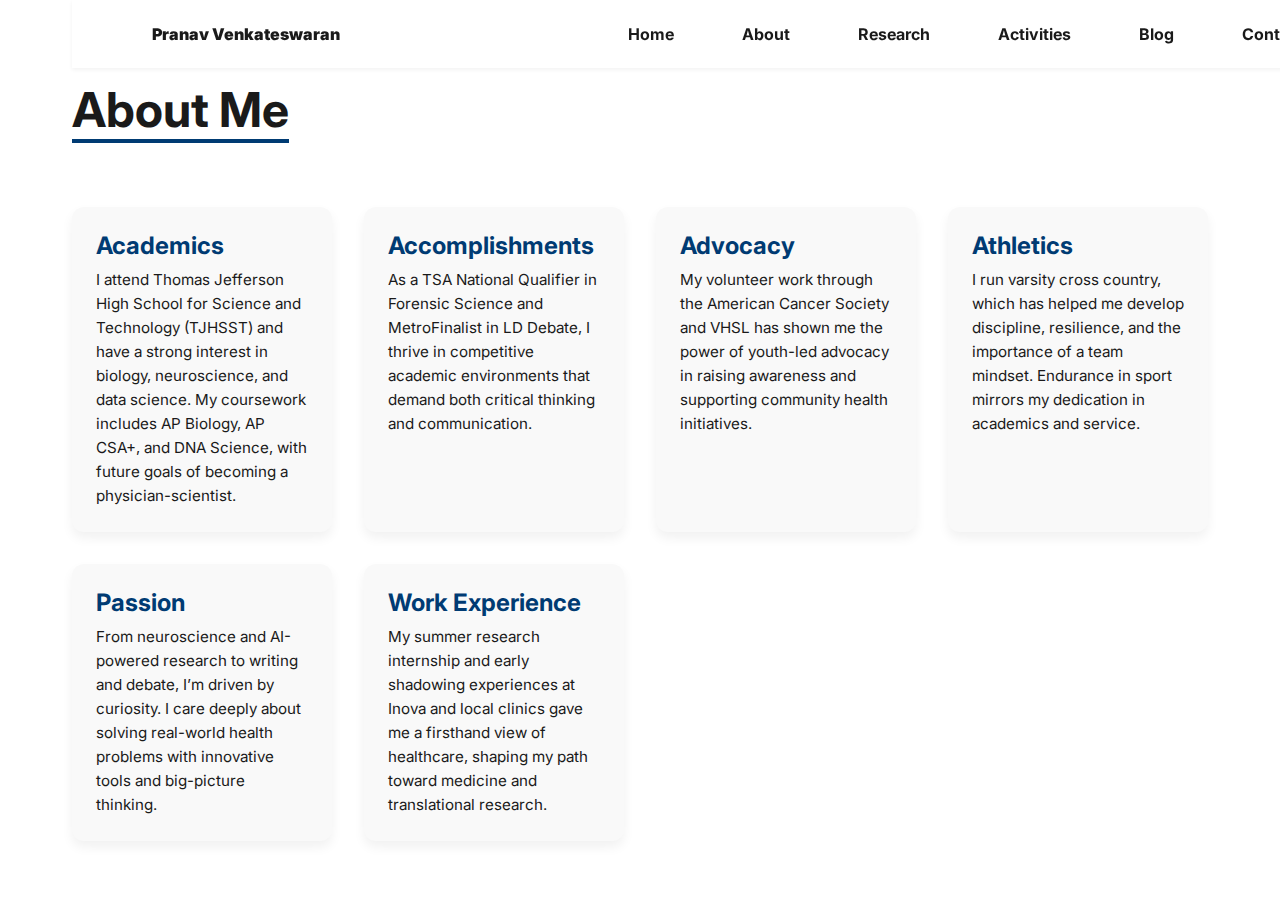
<file: about.html>
<!DOCTYPE html>
<html lang="en">
<head>
  <meta charset="UTF-8" />
  <meta name="viewport" content="width=device-width, initial-scale=1.0" />
  <title>About – Pranav Venkateswaran</title>
  <link href="https://fonts.googleapis.com/css2?family=Inter:wght@400;700&display=swap" rel="stylesheet">
  <style>
    * { margin: 0; padding: 0; box-sizing: border-box; }
    body {
      font-family: 'Inter', sans-serif;
      background: #fff;
      color: #1a1a1a;
      padding: 5rem 2rem 2rem 2rem;
      max-width: 1200px;
      margin: auto;
    }
    h1 {
      font-size: 3rem;
      margin-bottom: 2rem;
      border-bottom: 4px solid #003B73;
      display: inline-block;
    }
    .section {
      display: grid;
      grid-template-columns: repeat(auto-fit, minmax(260px, 1fr));
      gap: 2rem;
      margin-top: 2rem;
    }
    .card {
      background: #f9f9f9;
      border-radius: 12px;
      box-shadow: 0 6px 12px rgba(0,0,0,0.06);
      padding: 1.5rem;
      transition: 0.3s ease;
    }
    .card:hover {
      background: #f0f4f8;
      transform: translateY(-5px);
    }
    .card h2 {
      color: #003B73;
      font-size: 1.5rem;
      margin-bottom: 0.5rem;
    }
    .card p {
      font-size: 0.95rem;
      line-height: 1.5rem;
    }
    nav {
      position: fixed;
      top: 0;
      width: 100%;
      background-color: #ffffffee;
      padding: 1rem 2rem;
      box-shadow: 0 2px 4px rgba(0,0,0,0.05);
      display: flex;
      justify-content: space-between;
      align-items: center;
      z-index: 1000;
    }
    nav a {
      text-decoration: none;
      color: #1a1a1a;
      margin-left: 2rem;
      font-weight: bold;
      padding: 0.5rem 1rem;
      border-radius: 8px;
      transition: all 0.2s ease-in-out;
    }
    nav a:hover {
      background-color: #f0f0f0;
    }
    .dropdown {
      position: relative;
      display: inline-block;
    }
    .dropdown-content {
      display: none;
      position: absolute;
      background-color: white;
      box-shadow: 0 4px 8px rgba(0, 0, 0, 0.1);
      z-index: 1001;
      border-radius: 8px;
      padding: 0.5rem 0;
    }
    .dropdown:hover .dropdown-content {
      display: block;
    }
    .dropdown-content a {
      display: block;
      padding: 0.5rem 1.5rem;
      color: #1a1a1a;
      text-decoration: none;
    }
    .dropdown-content a:hover {
      background-color: #f0f0f0;
    }
  </style>
</head>
<body>
  <nav>
    <a href="/index.html"><strong>Pranav Venkateswaran</strong></a>
    <div>
      <a href="/index.html">Home</a>
      <div class="dropdown">
        <a href="/about.html">About</a>
        <div class="dropdown-content">
          <a href="/academics.html">Academics</a>
          <a href="/accomplishments.html">Accomplishments</a>
          <a href="/advocacy.html">Advocacy</a>
          <a href="/athletics.html">Athletics</a>
          <a href="/passion.html">Passion</a>
          <a href="/work.html">Work Experience</a>
        </div>
      </div>
      <a href="/research.html">Research</a>
      <a href="/activities.html">Activities</a>
      <a href="/blog.html">Blog</a>
      <a href="/contact.html">Contact</a>
    </div>
  </nav>

  <h1>About Me</h1>
  <div class="section">
    <div class="card">
      <h2>Academics</h2>
      <p>I attend Thomas Jefferson High School for Science and Technology (TJHSST) and have a strong interest in biology, neuroscience, and data science. My coursework includes AP Biology, AP CSA+, and DNA Science, with future goals of becoming a physician-scientist.</p>
    </div>
    <div class="card">
      <h2>Accomplishments</h2>
      <p>As a TSA National Qualifier in Forensic Science and MetroFinalist in LD Debate, I thrive in competitive academic environments that demand both critical thinking and communication.</p>
    </div>
    <div class="card">
      <h2>Advocacy</h2>
      <p>My volunteer work through the American Cancer Society and VHSL has shown me the power of youth-led advocacy in raising awareness and supporting community health initiatives.</p>
    </div>
    <div class="card">
      <h2>Athletics</h2>
      <p>I run varsity cross country, which has helped me develop discipline, resilience, and the importance of a team mindset. Endurance in sport mirrors my dedication in academics and service.</p>
    </div>
    <div class="card">
      <h2>Passion</h2>
      <p>From neuroscience and AI-powered research to writing and debate, I’m driven by curiosity. I care deeply about solving real-world health problems with innovative tools and big-picture thinking.</p>
    </div>
    <div class="card">
      <h2>Work Experience</h2>
      <p>My summer research internship and early shadowing experiences at Inova and local clinics gave me a firsthand view of healthcare, shaping my path toward medicine and translational research.</p>
    </div>
  </div>
</body>
</html>
</file>
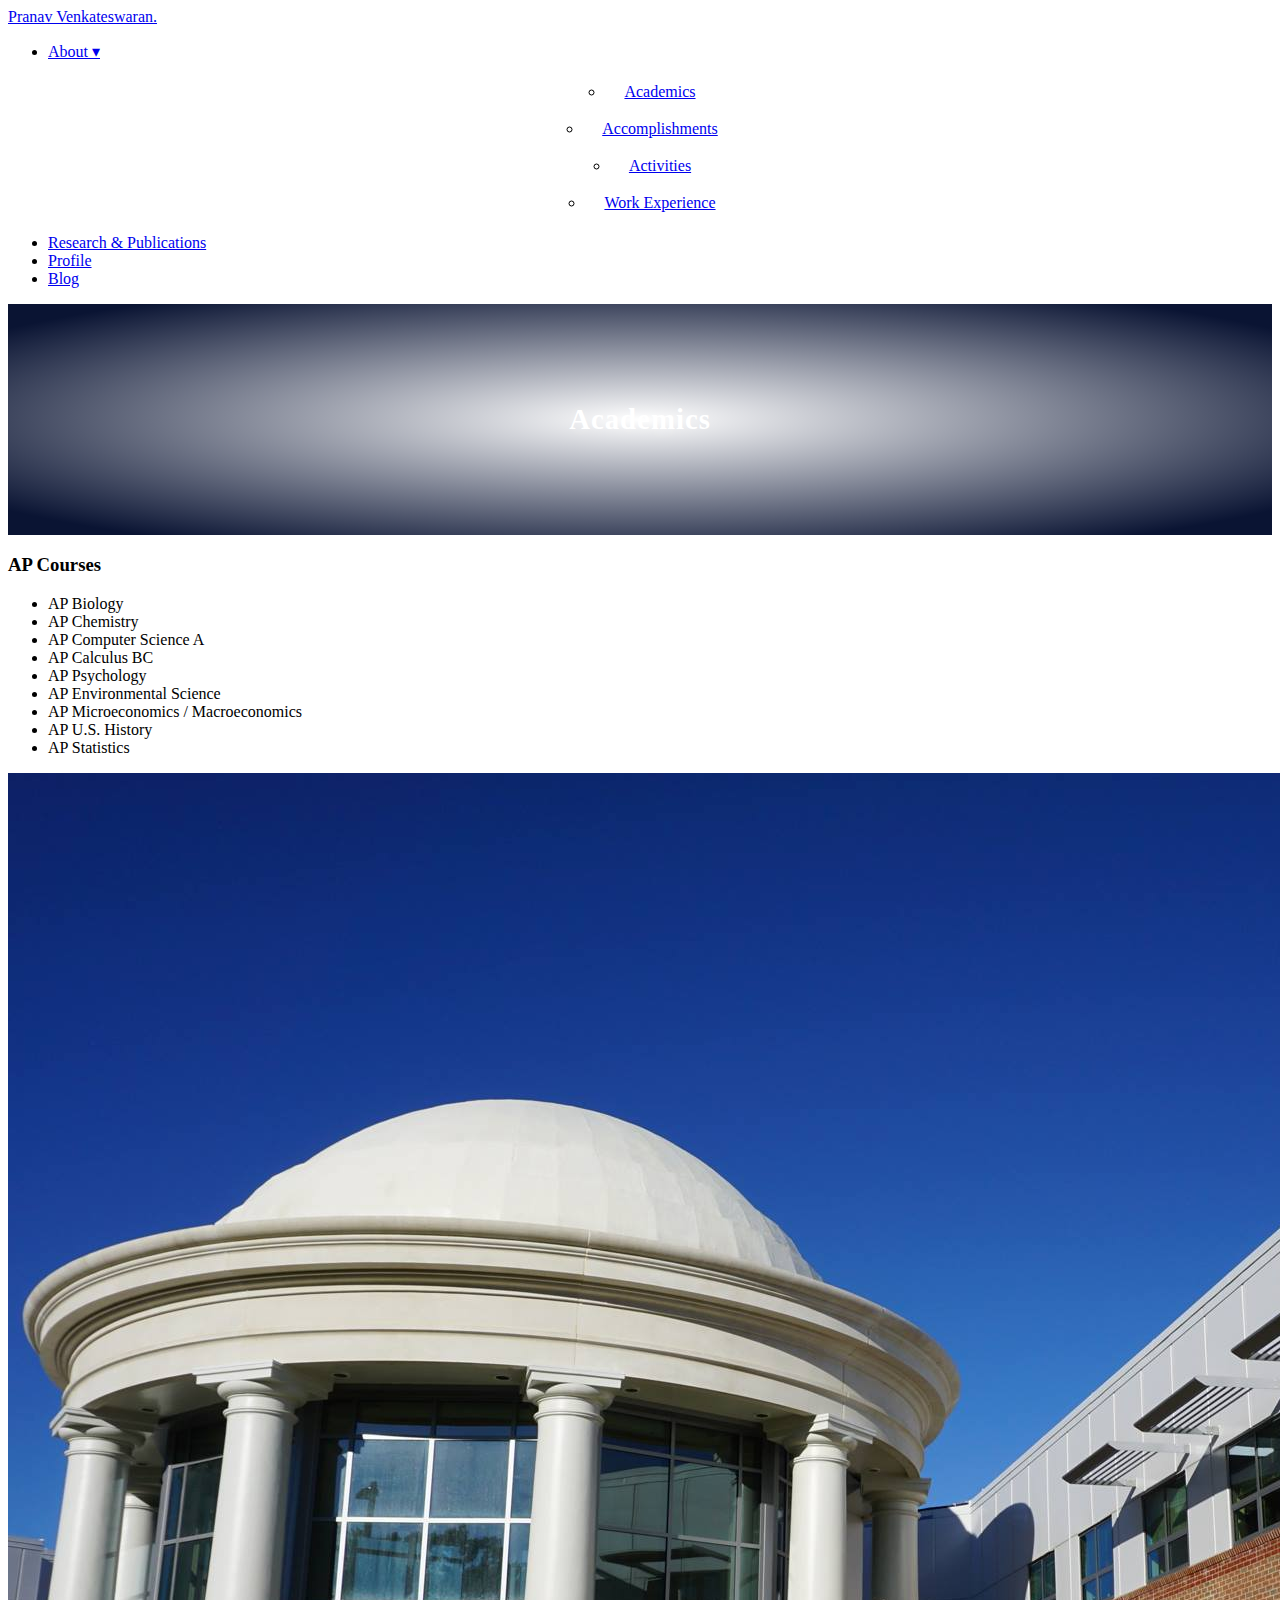
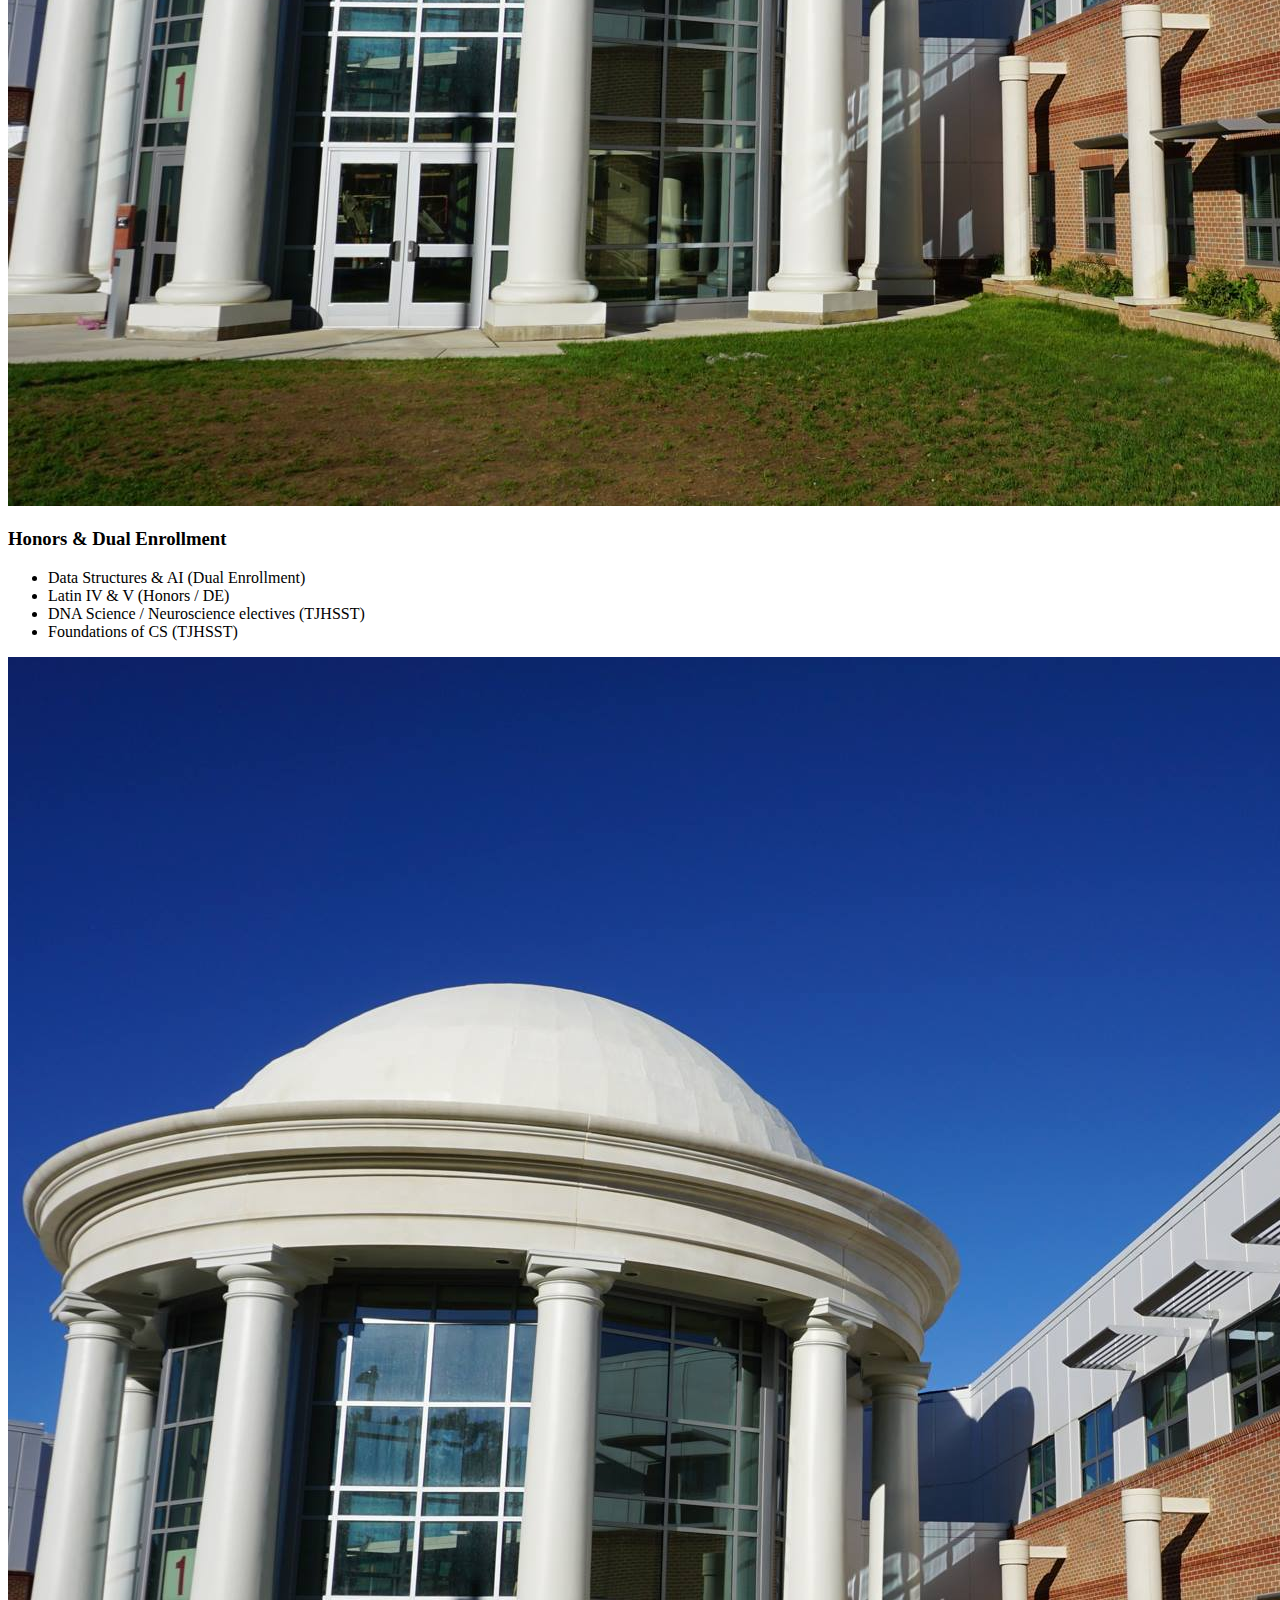
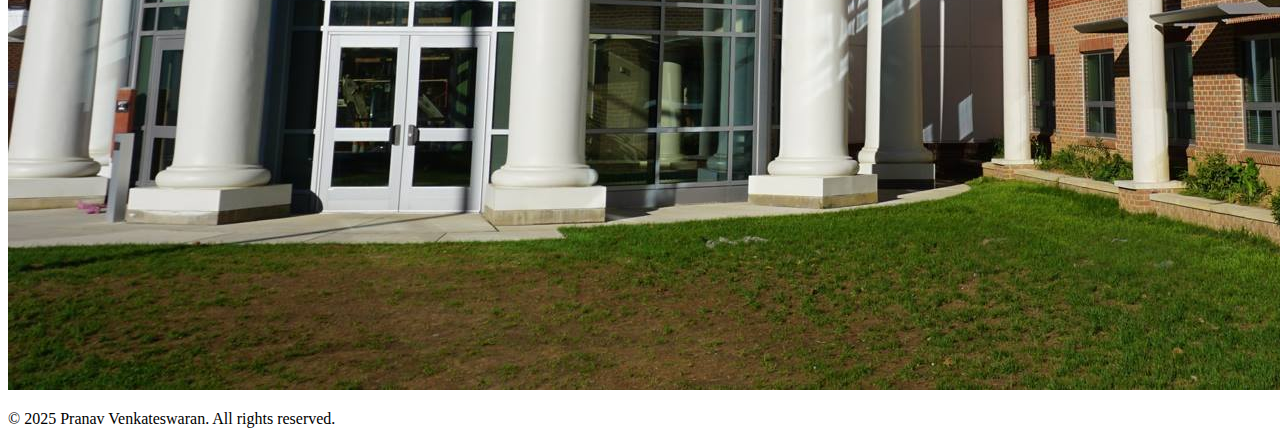
<file: academics.html>
<!-- File: academics.html -->
<!DOCTYPE html>
<html lang="en">
<head>
  <meta charset="UTF-8">
  <meta name="viewport" content="width=device-width, initial-scale=1.0">
  <title>Academics | Pranav Venkateswaran</title>
  <link rel="stylesheet" href="styles.css">
  <link href="https://fonts.googleapis.com/css2?family=Inter:wght@300;500;700&display=swap" rel="stylesheet">
</head>
<body>
  <header class="navbar">
    <div class="logo"><a href="index.html">Pranav Venkateswaran.</a></div>
    <nav>
      <ul class="menu">
        <li class="dropdown">
          <a href="#">About ▾</a>
          <ul class="dropdown-content centered-dropdown fixed-width adjusted-padding">
            <li><a href="academics.html">Academics</a></li>
            <li><a href="accomplishments.html">Accomplishments</a></li>
            <li><a href="activities.html">Activities</a></li>
            <li><a href="experience.html">Work Experience</a></li>
          </ul>
        </li>
        <li><a href="research.html">Research & Publications</a></li>
        <li><a href="profile.html">Profile</a></li>
        <li><a href="blog.html">Blog</a></li>
      </ul>
    </nav>
  </header>

  <section class="mini-hero improved-banner">
    <div class="glow-banner">
      <h1 class="glow-text fade-in">Academics</h1>
    </div>
  </section>

  <section class="cards-section">
    <div class="card-grid">

      <div class="info-card flipped">
        <div class="card-text">
          <h3>AP Courses</h3>
          <ul>
            <li>AP Biology</li>
            <li>AP Chemistry</li>
            <li>AP Computer Science A</li>
            <li>AP Calculus BC</li>
            <li>AP Psychology</li>
            <li>AP Environmental Science</li>
            <li>AP Microeconomics / Macroeconomics</li>
            <li>AP U.S. History</li>
            <li>AP Statistics</li>
          </ul>
        </div>
        <img src="assets/card-academics.jpg" alt="AP Courses" class="card-img">
      </div>

      <div class="info-card flipped">
        <div class="card-text">
          <h3>Honors & Dual Enrollment</h3>
          <ul>
            <li>Data Structures & AI (Dual Enrollment)</li>
            <li>Latin IV & V (Honors / DE)</li>
            <li>DNA Science / Neuroscience electives (TJHSST)</li>
            <li>Foundations of CS (TJHSST)</li>
          </ul>
        </div>
        <img src="assets/card-academics.jpg" alt="Honors" class="card-img">
      </div>

    </div>
  </section>

  <footer>
    <p>&copy; 2025 Pranav Venkateswaran. All rights reserved.</p>
  </footer>

  <script src="script.js"></script>
</body>
</html>
</file>
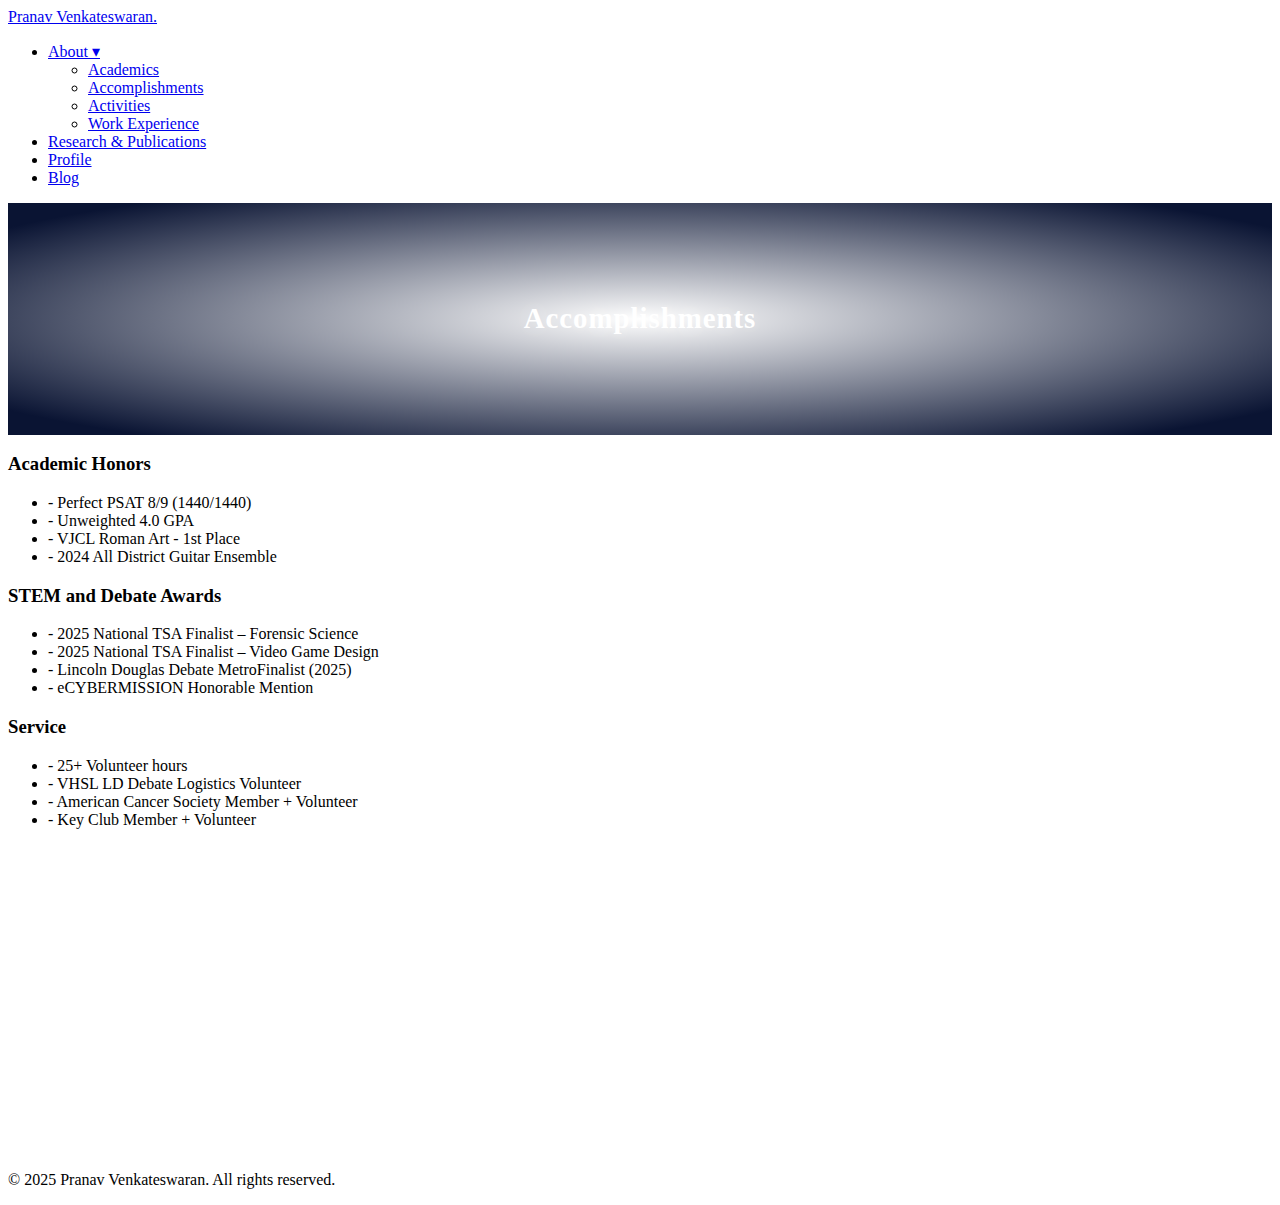
<file: accomplishments.html>
<!-- File: accomplishments.html -->
<!DOCTYPE html>
<html lang="en">
<head>
  <meta charset="UTF-8">
  <meta name="viewport" content="width=device-width, initial-scale=1.0">
  <title>Accomplishments | Pranav Venkateswaran</title>
  <link rel="manifest" href="assets/manifest.json" />
  <link rel="icon" type="image/png" href="assets/favicon.png">
  <link rel="stylesheet" href="styles.css">
  <link href="https://fonts.googleapis.com/css2?family=Inter:wght@300;500;700&display=swap" rel="stylesheet">
</head>
<body>
  <header class="navbar">
    <div class="logo"><a href="index.html">Pranav Venkateswaran.</a></div>
    <nav>
      <ul class="menu">
        <li class="dropdown">
          <a href="#">About ▾</a>
          <ul class="dropdown-content">
            <li><a href="academics.html">Academics</a></li>
            <li><a href="accomplishments.html">Accomplishments</a></li>
            <li><a href="activities.html">Activities</a></li>
            <li><a href="experience.html">Work Experience</a></li>
          </ul>
        </li>
        <li><a href="research.html">Research & Publications</a></li>
        <li><a href="profile.html">Profile</a></li>
        <li><a href="blog.html">Blog</a></li>
      </ul>
    </nav>
  </header>

  <section class="mini-hero improved-banner">
    <div class="glow-banner">
      <h1 class="glow-text fade-in">Accomplishments</h1>
    </div>
  </section>

  <section class="cards-section">
    <div class="grid fade-in">

      <div class="grid-card">
        <h3>Academic Honors</h3>
        <ul>
          <li> - Perfect PSAT 8/9 (1440/1440)</li>
          <li> - Unweighted 4.0 GPA</li>
          <li> - VJCL Roman Art - 1st Place</li>
          <li> - 2024 All District Guitar Ensemble</li>
        </ul>
      </div>

      <div class="grid-card">
        <h3>STEM and Debate Awards</h3>
        <ul>
          <li> - 2025 National TSA Finalist – Forensic Science</li>
          <li> - 2025 National TSA Finalist – Video Game Design</li>
          <li> - Lincoln Douglas Debate MetroFinalist (2025)</li>
          <li> - eCYBERMISSION Honorable Mention</li>
        </ul>
      </div>

      <div class="grid-card">
        <h3>Service</h3>
        <ul>
          <li> - 25+ Volunteer hours</li>
          <li> - VHSL LD Debate Logistics Volunteer</li>
          <li> - American Cancer Society Member + Volunteer</li>
          <li> - Key Club Member + Volunteer</li>
        </ul>
      </div>

    </div>
  </section>

  <div style="height: 310px;"></div>
  
  <footer>
    <p>&copy; 2025 Pranav Venkateswaran. All rights reserved.</p>
  </footer>

  <script src="script.js"></script>
</body>
</html>
</file>
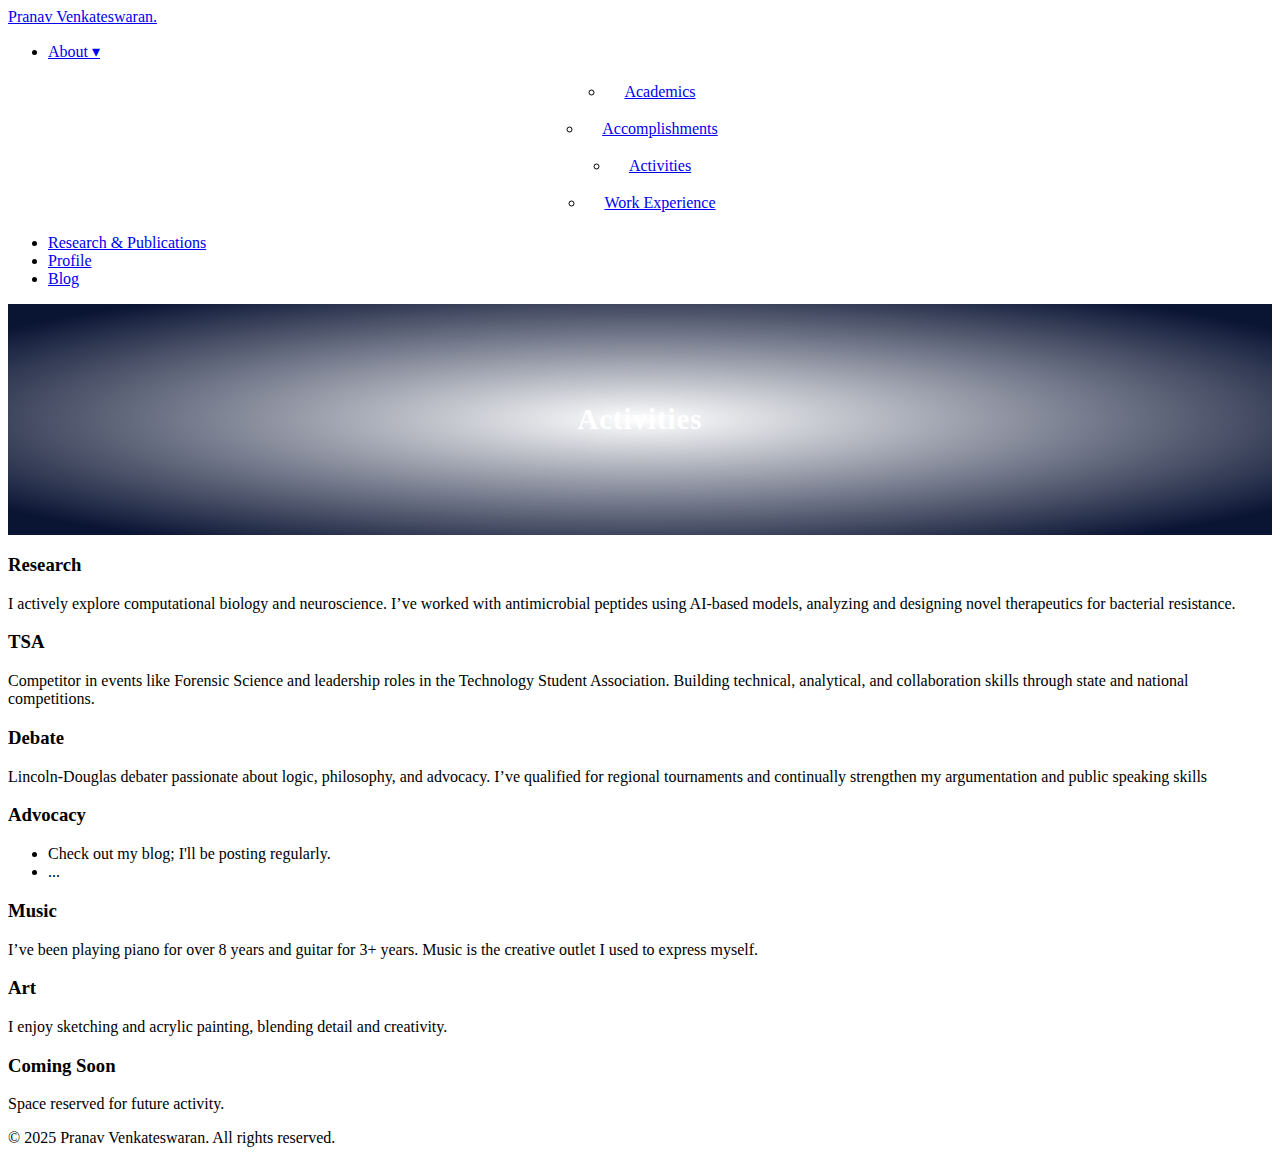
<file: activities.html>
<!DOCTYPE html>
<html lang="en">
<head>
  <meta charset="UTF-8" />
  <meta name="viewport" content="width=device-width, initial-scale=1.0" />
  <title>Activities | Pranav Venkateswaran</title>
  <link rel="manifest" href="assets/manifest.json" />
  <link rel="icon" type="image/png" href="assets/favicon.png">
  <link rel="stylesheet" href="styles.css" />
  <link href="https://fonts.googleapis.com/css2?family=Inter:wght@300;500;700&display=swap" rel="stylesheet">
</head>
<body>
  <header class="navbar">
    <div class="logo"><a href="index.html">Pranav Venkateswaran.</a></div>
    <nav>
      <ul class="menu">
        <li class="dropdown">
          <a href="#">About ▾</a>
          <ul class="dropdown-content centered-dropdown fixed-width adjusted-padding">
            <li><a href="academics.html">Academics</a></li>
            <li><a href="accomplishments.html">Accomplishments</a></li>
            <li><a href="activities.html">Activities</a></li>
            <li><a href="experience.html">Work Experience</a></li>
          </ul>
        </li>
        <li><a href="research.html">Research & Publications</a></li>
        <li><a href="profile.html">Profile</a></li>
        <li><a href="blog.html">Blog</a></li>
      </ul>
    </nav>
  </header>

  <section class="mini-hero improved-banner">
    <div class="glow-banner">
      <h1 class="glow-text fade-in">Activities</h1>
    </div>
  </section>

  <section class="cards-section">
    <div class="card-grid fade-in">

      <div class="info-card">
        <div class="card-text">
          <h3>Research</h3>
          <p>I actively explore computational biology and neuroscience. I’ve worked with antimicrobial peptides using AI-based models, analyzing and designing novel therapeutics for bacterial resistance.</p>
        </div>
      </div>

      <div class="info-card">
        <div class="card-text">
          <h3>TSA</h3>
          <p>Competitor in events like Forensic Science and leadership roles in the Technology Student Association. Building technical, analytical, and collaboration skills through state and national competitions.</p>
        </div>
      </div>

      <div class="info-card">
        <div class="card-text">
          <h3>Debate</h3>
          <p>Lincoln-Douglas debater passionate about logic, philosophy, and advocacy. I’ve qualified for regional tournaments and continually strengthen my argumentation and public speaking skills</p>
        </div>
      </div>

      <div class="info-card">
        <div class="card-text">
          <h3>Advocacy</h3>
          <ul>
            <li>Check out my blog; I'll be posting regularly.</li>
            <li>...</li>
          </ul>
        </div>
      </div>

      <div class="info-card">
        <div class="card-text">
          <h3>Music</h3>
          <p>I’ve been playing piano for over 8 years and guitar for 3+ years. Music is the creative outlet I used to express myself.</p>
        </div>
      </div>

      <div class="info-card">
        <div class="card-text">
          <h3>Art</h3>
          <p>I enjoy sketching and acrylic painting, blending detail and creativity.</p>
        </div>
      </div>

      <div class="info-card">
        <div class="card-text">
          <h3>Coming Soon</h3>
          <p>Space reserved for future activity.</p>
        </div>
      </div>

    </div>
  </section>

  <footer>
    <p>&copy; 2025 Pranav Venkateswaran. All rights reserved.</p>
  </footer>

  <script src="script.js"></script>
</body>
</html>
</file>
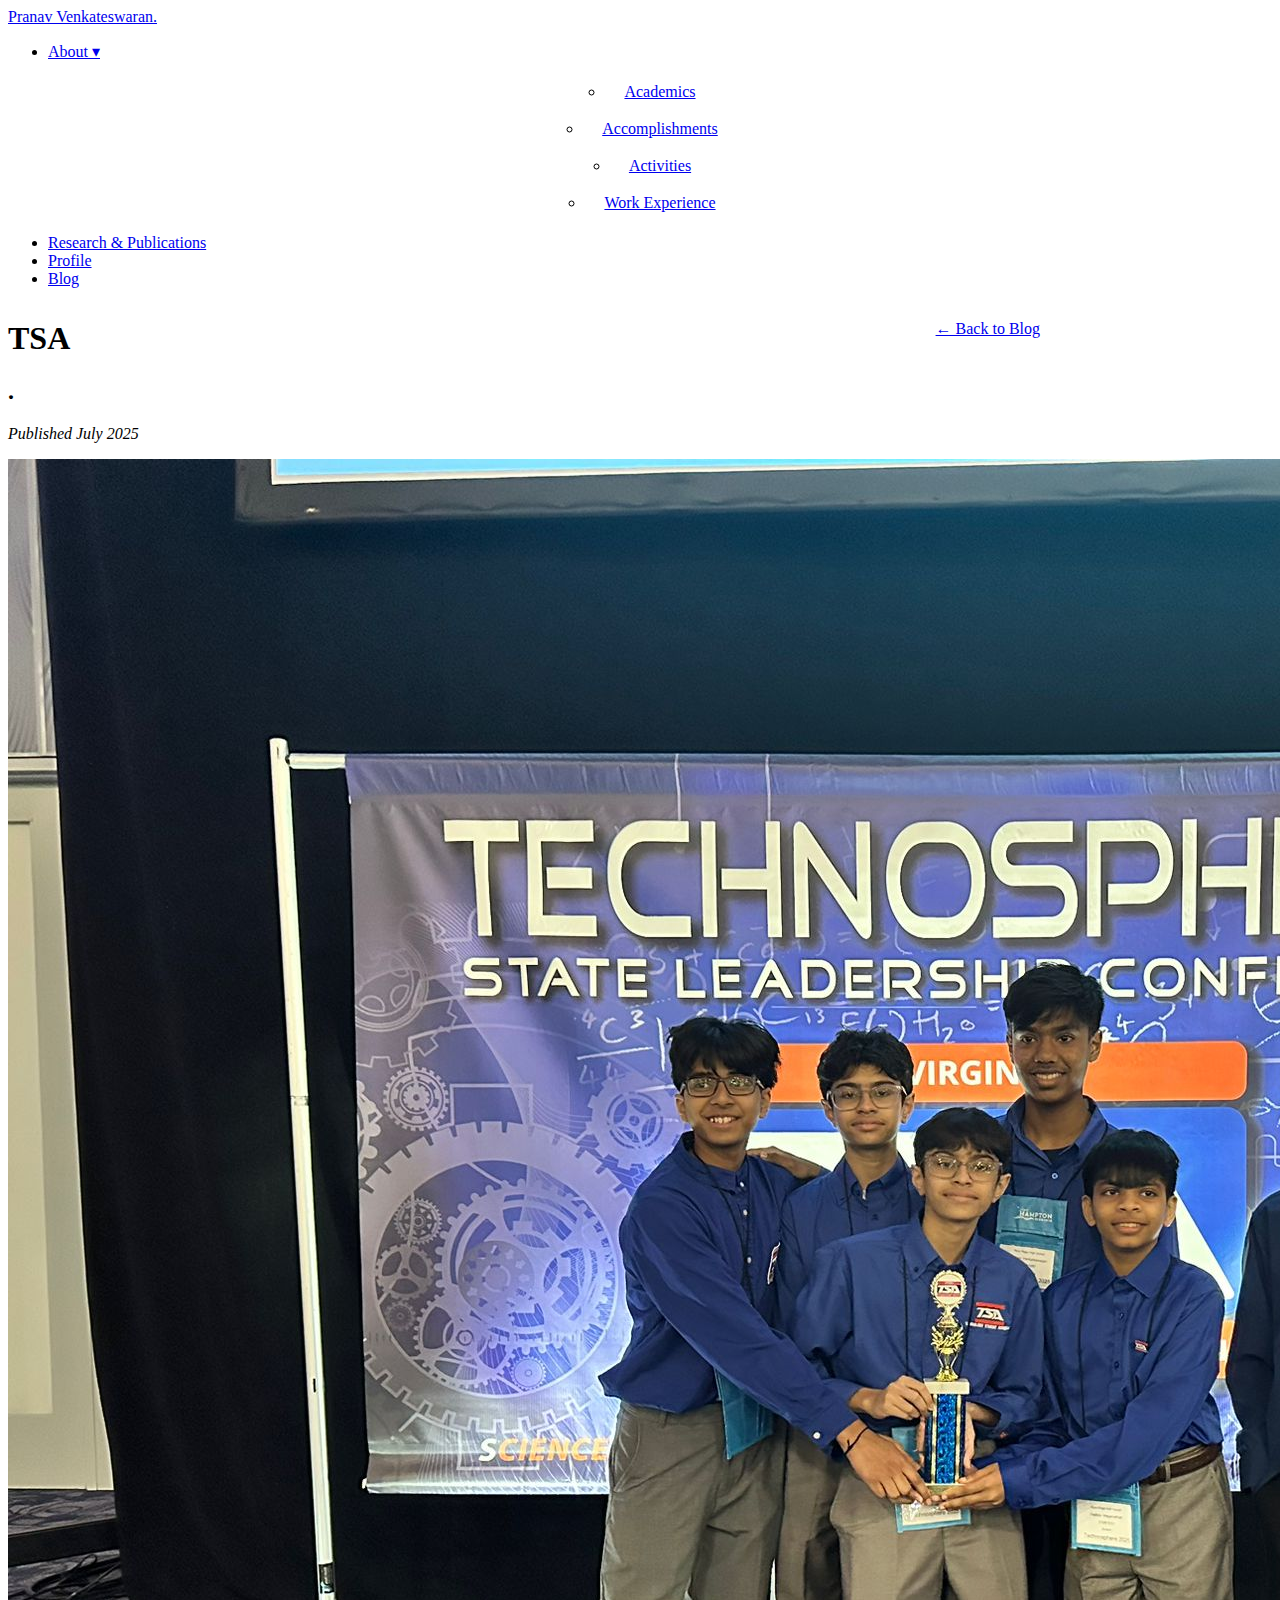
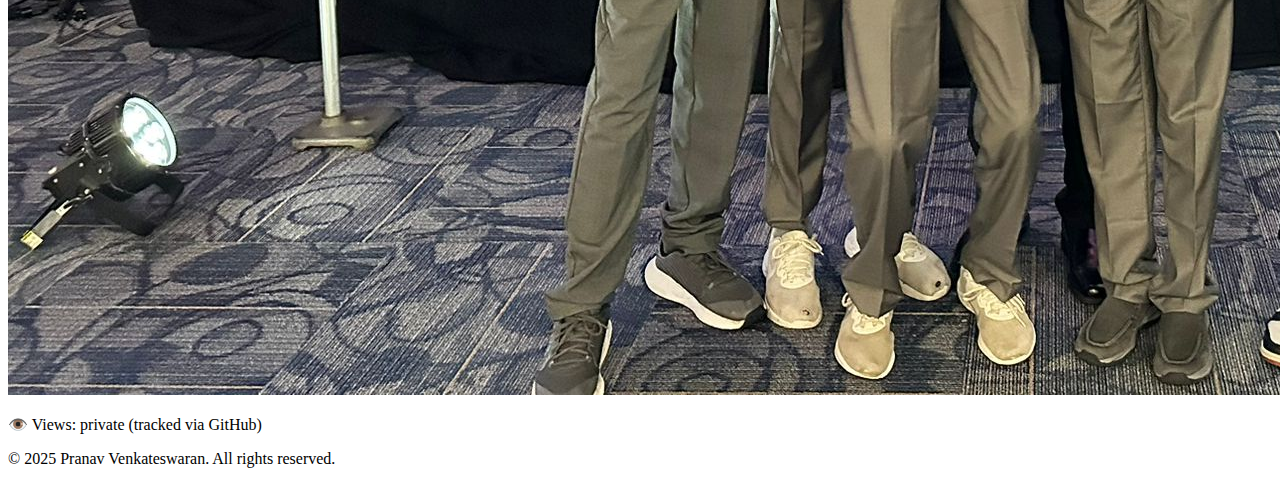
<file: blog-post-1.html>
<!-- File: blog-post-1.html -->
<!DOCTYPE html>
<html lang="en">
<head>
  <meta charset="UTF-8" />
  <meta name="viewport" content="width=device-width, initial-scale=1.0"/>
  <title>The TSA Nationals Experience</title>
  <link rel="manifest" href="assets/manifest.json" />
  <link rel="icon" type="image/png" href="assets/favicon.png">
  <link rel="stylesheet" href="styles.css" />
  <link href="https://fonts.googleapis.com/css2?family=Inter:wght@300;500;700&display=swap" rel="stylesheet">
</head>
<body>
  <header class="navbar">
    <div class="logo"><a href="index.html">Pranav Venkateswaran.</a></div>
    <nav>
      <ul class="menu">
        <li class="dropdown">
          <a href="#">About ▾</a>
          <ul class="dropdown-content centered-dropdown fixed-width adjusted-padding">
            <li><a href="academics.html">Academics</a></li>
            <li><a href="accomplishments.html">Accomplishments</a></li>
            <li><a href="activities.html">Activities</a></li>
            <li><a href="experience.html">Work Experience</a></li>
          </ul>
        </li>
        <li><a href="research.html">Research & Publications</a></li>
        <li><a href="profile.html">Profile</a></li>
        <li><a href="blog.html">Blog</a></li>
      </ul>
    </nav>
  </header>

  <!-- Back Button -->
  <div style="max-width: 800px; margin: 2rem auto 0; padding: 0 2rem;">
    <a href="blog.html" class="read-more" style="float: right; margin-bottom: 1rem;">← Back to Blog</a>
  </div>

  <!-- Blog Content -->
  <main class="blog-post fade-in">
    <h1>TSA</h1>
    <h2><strong>.</strong></h2>
    <p><em>Published July 2025</em></p>

    <p></p>

    <img src="assets/blog-tsa.jpg" alt="TSA conference hall with students in blue blazers">

    <p></p>

    <p></p>

    <p></p>

    <div class="view-count">👁️ Views: private (tracked via GitHub)</div>
  </main>

  <footer>
    <p>&copy; 2025 Pranav Venkateswaran. All rights reserved.</p>
  </footer>
</body>
</html>
</file>
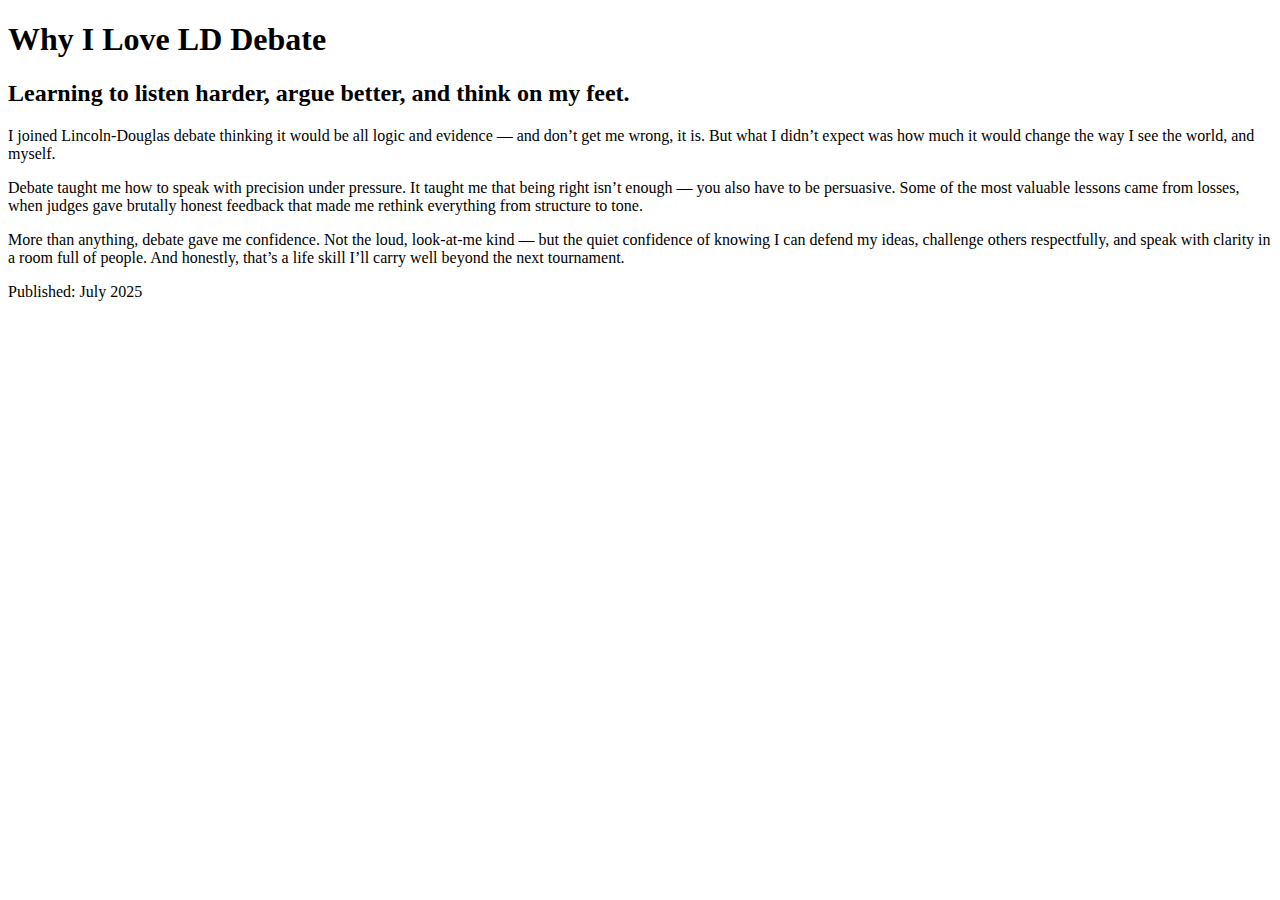
<file: blog-post-2.html>
<!DOCTYPE html>
<html lang="en">
<head>
  <meta charset="UTF-8" />
  <meta name="viewport" content="width=device-width, initial-scale=1.0"/>
  <title>Why I Love LD Debate</title>
  <link rel="stylesheet" href="styles.css" />
</head>
<body>
  <section class="blog-post">
    <h1>Why I Love LD Debate</h1>
    <h2>Learning to listen harder, argue better, and think on my feet.</h2>

    <p>I joined Lincoln-Douglas debate thinking it would be all logic and evidence — and don’t get me wrong, it is. But what I didn’t expect was how much it would change the way I see the world, and myself.</p>

    <p>Debate taught me how to speak with precision under pressure. It taught me that being right isn’t enough — you also have to be persuasive. Some of the most valuable lessons came from losses, when judges gave brutally honest feedback that made me rethink everything from structure to tone.</p>

    <p>More than anything, debate gave me confidence. Not the loud, look-at-me kind — but the quiet confidence of knowing I can defend my ideas, challenge others respectfully, and speak with clarity in a room full of people. And honestly, that’s a life skill I’ll carry well beyond the next tournament.</p>

    <p class="view-count">Published: July 2025</p>
  </section>
</body>
</html>
</file>
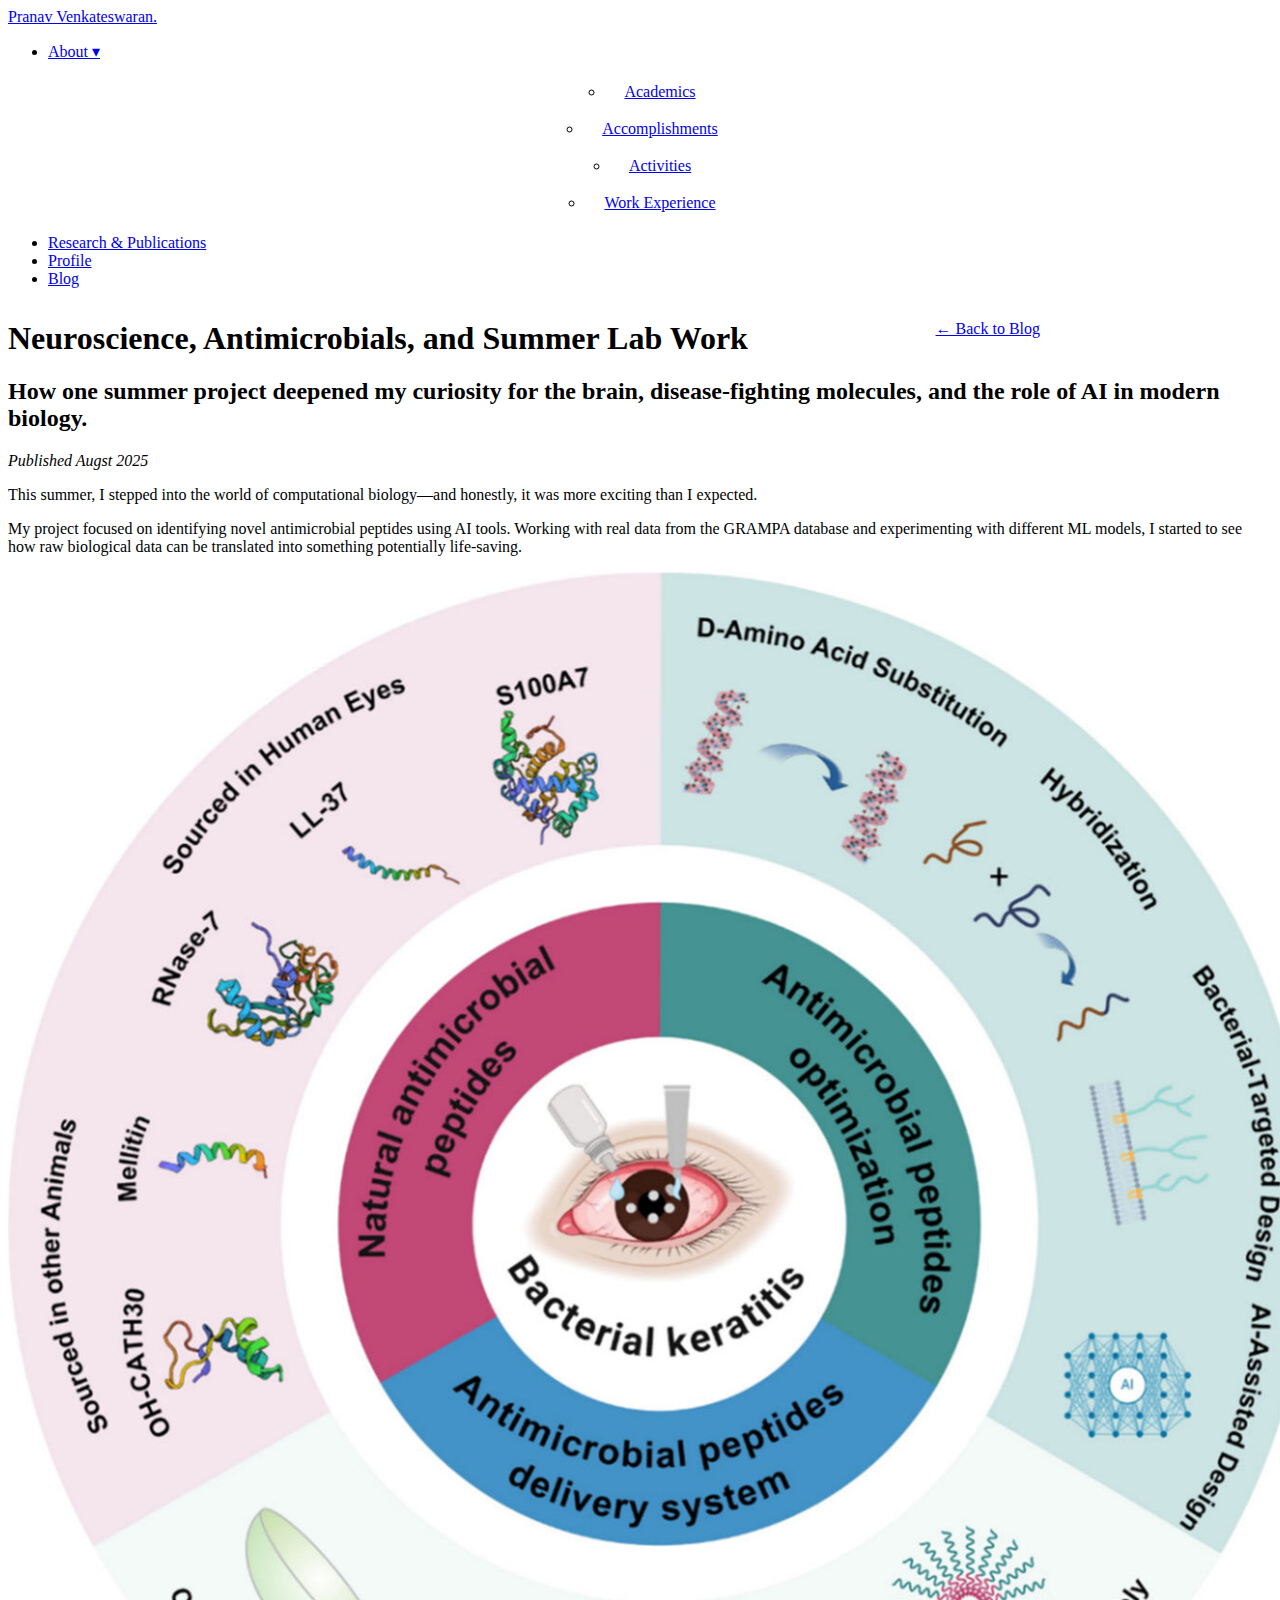
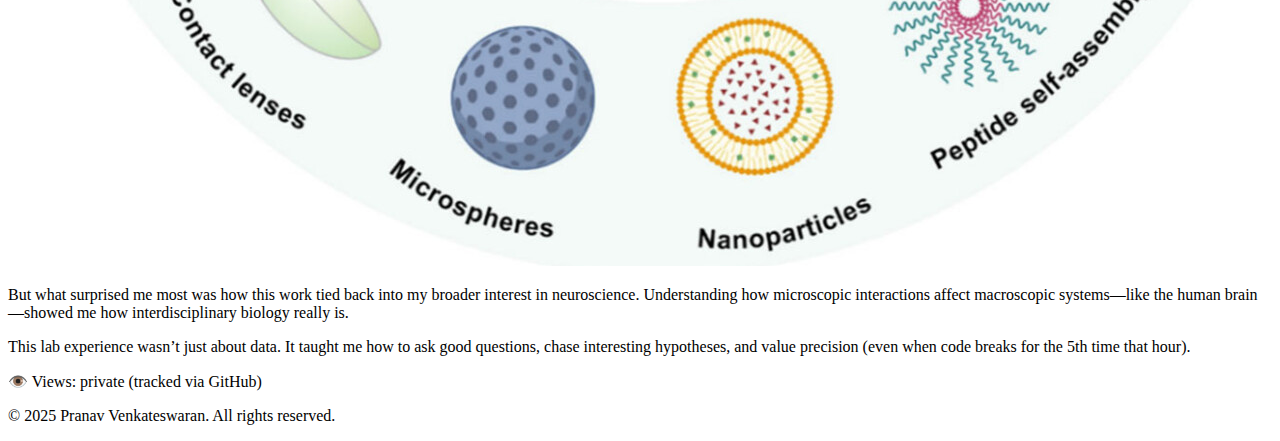
<file: blog-post-3.html>
<!-- File: blog-post-3.html -->
<!DOCTYPE html>
<html lang="en">
<head>
  <meta charset="UTF-8" />
  <meta name="viewport" content="width=device-width, initial-scale=1.0"/>
  <title>Neuroscience, Antimicrobials, and Summer Lab Work</title>
  <link rel="stylesheet" href="styles.css" />
  <link href="https://fonts.googleapis.com/css2?family=Inter:wght@300;500;700&display=swap" rel="stylesheet">
</head>
<body>
  <header class="navbar">
    <div class="logo"><a href="index.html">Pranav Venkateswaran.</a></div>
    <nav>
      <ul class="menu">
        <li class="dropdown">
          <a href="#">About ▾</a>
          <ul class="dropdown-content centered-dropdown fixed-width adjusted-padding">
            <li><a href="academics.html">Academics</a></li>
            <li><a href="accomplishments.html">Accomplishments</a></li>
            <li><a href="activities.html">Activities</a></li>
            <li><a href="experience.html">Work Experience</a></li>
          </ul>
        </li>
        <li><a href="research.html">Research & Publications</a></li>
        <li><a href="profile.html">Profile</a></li>
        <li><a href="blog.html">Blog</a></li>
      </ul>
    </nav>
  </header>

  <div style="max-width: 800px; margin: 2rem auto 0; padding: 0 2rem;">
    <a href="blog.html" class="read-more" style="float: right; margin-bottom: 1rem;">← Back to Blog</a>
  </div>

  <main class="blog-post fade-in">
    <h1>Neuroscience, Antimicrobials, and Summer Lab Work</h1>
    <h2><strong>How one summer project deepened my curiosity for the brain, disease-fighting molecules, and the role of AI in modern biology.</strong></h2>
    <p><em>Published Augst 2025</em></p>

    <p>This summer, I stepped into the world of computational biology—and honestly, it was more exciting than I expected.</p>

    <p>My project focused on identifying novel antimicrobial peptides using AI tools. Working with real data from the GRAMPA database and experimenting with different ML models, I started to see how raw biological data can be translated into something potentially life-saving.</p>

    <img src="assets/blog-labwork.jpg" alt="Lab workspace setup">

    <p>But what surprised me most was how this work tied back into my broader interest in neuroscience. Understanding how microscopic interactions affect macroscopic systems—like the human brain—showed me how interdisciplinary biology really is.</p>

    <p>This lab experience wasn’t just about data. It taught me how to ask good questions, chase interesting hypotheses, and value precision (even when code breaks for the 5th time that hour).</p>

    <div class="view-count">👁️ Views: private (tracked via GitHub)</div>
  </main>

  <footer>
    <p>&copy; 2025 Pranav Venkateswaran. All rights reserved.</p>
  </footer>
</body>
</html>
</file>
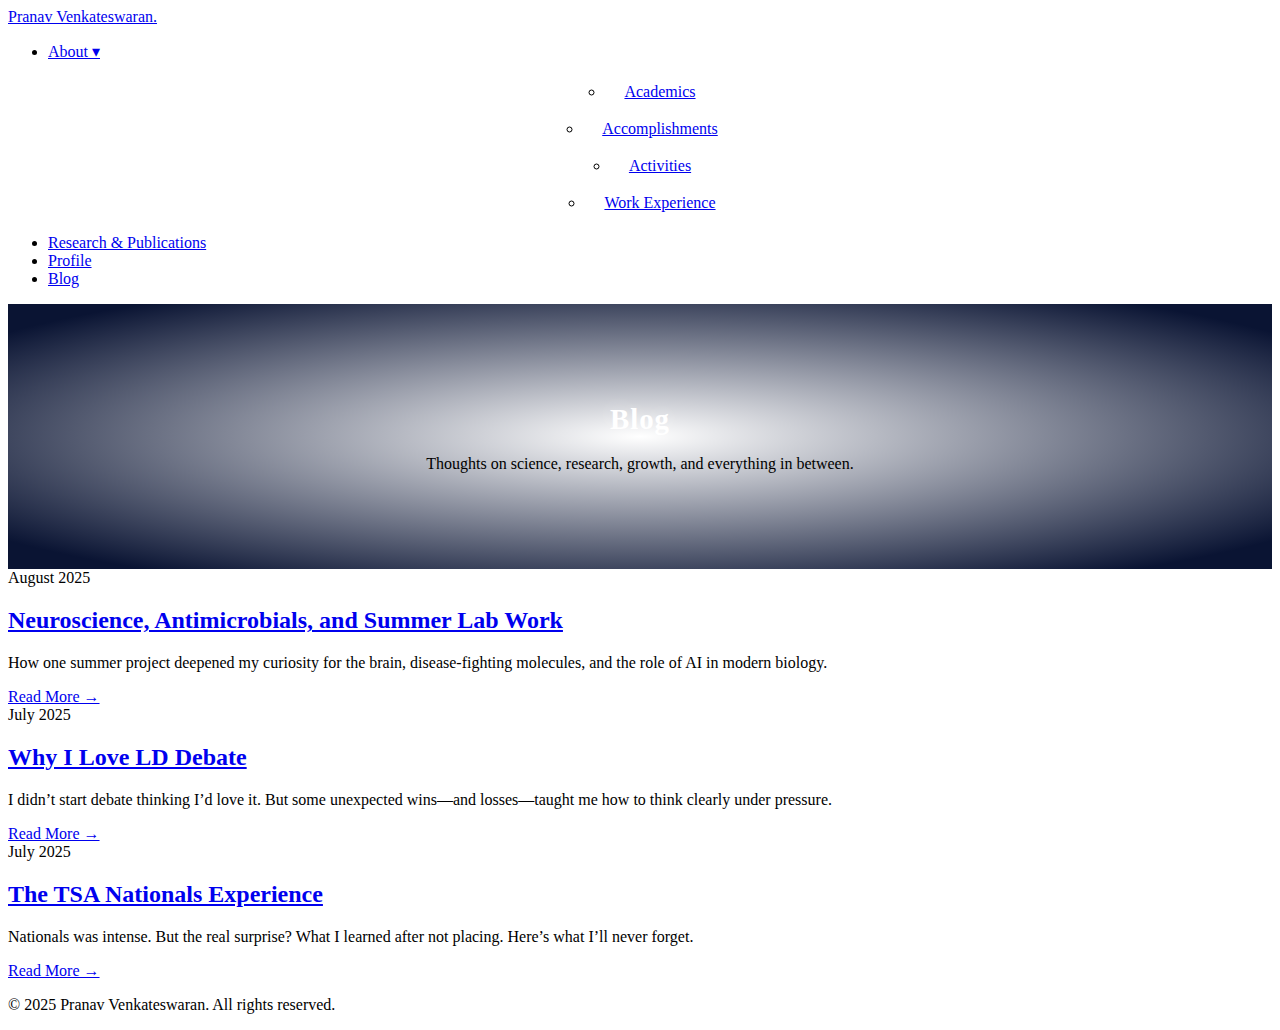
<file: blog.html>
<!DOCTYPE html>
<html lang="en">
<head>
  <meta charset="UTF-8">
  <meta name="viewport" content="width=device-width, initial-scale=1.0">
  <title>Blog | Pranav Venkateswaran</title>
  <link rel="stylesheet" href="styles.css">
  <link href="https://fonts.googleapis.com/css2?family=Inter:wght@300;500;700&display=swap" rel="stylesheet">
</head>
<body>
  <header class="navbar">
    <div class="logo"><a href="index.html">Pranav Venkateswaran.</a></div>
    <nav>
      <ul class="menu">
        <li class="dropdown">
          <a href="#">About ▾</a>
          <ul class="dropdown-content centered-dropdown fixed-width adjusted-padding">
            <li><a href="academics.html">Academics</a></li>
            <li><a href="accomplishments.html">Accomplishments</a></li>
            <li><a href="activities.html">Activities</a></li>
            <li><a href="experience.html">Work Experience</a></li>
          </ul>
        </li>
        <li><a href="research.html">Research & Publications</a></li>
        <li><a href="profile.html">Profile</a></li>
        <li><a href="blog.html">Blog</a></li>
      </ul>
    </nav>
  </header>

<section class="mini-hero improved-banner blog-hero-banner">
  <div class="hero-text-box">
    <h1 class="glow-text fade-in">Blog</h1>
    <p class="hero-subtext fade-in">Thoughts on science, research, growth, and everything in between.</p>
  </div>
</section>

  <section class="blog-list fade-in">
    <div class="blog-timeline">
      <div class="blog-post-preview">
        <span class="date">August 2025</span>
        <h2><a href="#">Neuroscience, Antimicrobials, and Summer Lab Work</a></h2>
        <p>How one summer project deepened my curiosity for the brain, disease-fighting molecules, and the role of AI in modern biology.</p>
        <a class="read-more" href="blog-post-3.html">Read More →</a>
      </div>

      <div class="blog-post-preview">
        <span class="date">July 2025</span>
        <h2><a href="#">Why I Love LD Debate</a></h2>
        <p>I didn’t start debate thinking I’d love it. But some unexpected wins—and losses—taught me how to think clearly under pressure.</p>
        <a class="read-more" href="blog-post-2.html">Read More →</a>
      </div>

      <div class="blog-post-preview">
        <span class="date">July 2025</span>
        <h2><a href="#">The TSA Nationals Experience</a></h2>
        <p>Nationals was intense. But the real surprise? What I learned after not placing. Here’s what I’ll never forget.</p>
        <a class="read-more" href="blog-post-1.html">Read More →</a>
      </div>
    </div>
  </section>

  <footer>
    <p>&copy; 2025 Pranav Venkateswaran. All rights reserved.</p>
  </footer>

  <script src="script.js"></script>
</body>
</html>
</file>
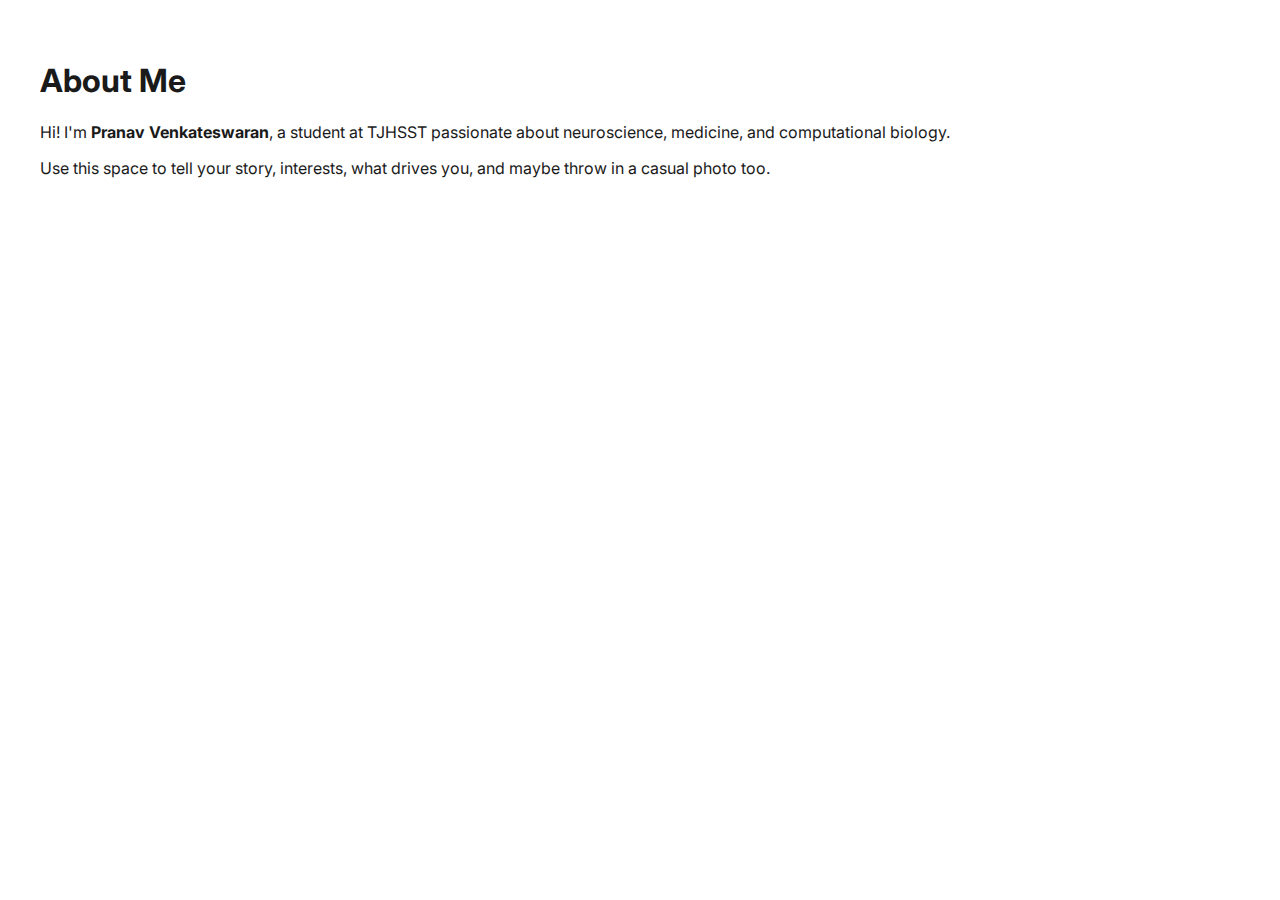
<file: contact.html>
<!DOCTYPE html>
<html lang="en">
<head>
  <meta charset="UTF-8" />
  <meta name="viewport" content="width=device-width, initial-scale=1.0" />
  <title>About Me – Pranav Venkateswaran</title>
  <link href="https://fonts.googleapis.com/css2?family=Inter:wght@400;700&display=swap" rel="stylesheet" />
  <style>
    body { font-family: 'Inter', sans-serif; padding: 2rem; background: white; color: #1a1a1a; }
    a { color: #003B73; text-decoration: none; }
  </style>
</head>
<body>
  <h1>About Me</h1>
  <p>Hi! I'm <strong class=\"highlight\">Pranav Venkateswaran</strong>, a student at TJHSST passionate about neuroscience, medicine, and computational biology.</p>
  <p>Use this space to tell your story, interests, what drives you, and maybe throw in a casual photo too.</p>
</body>
</html>
</file>
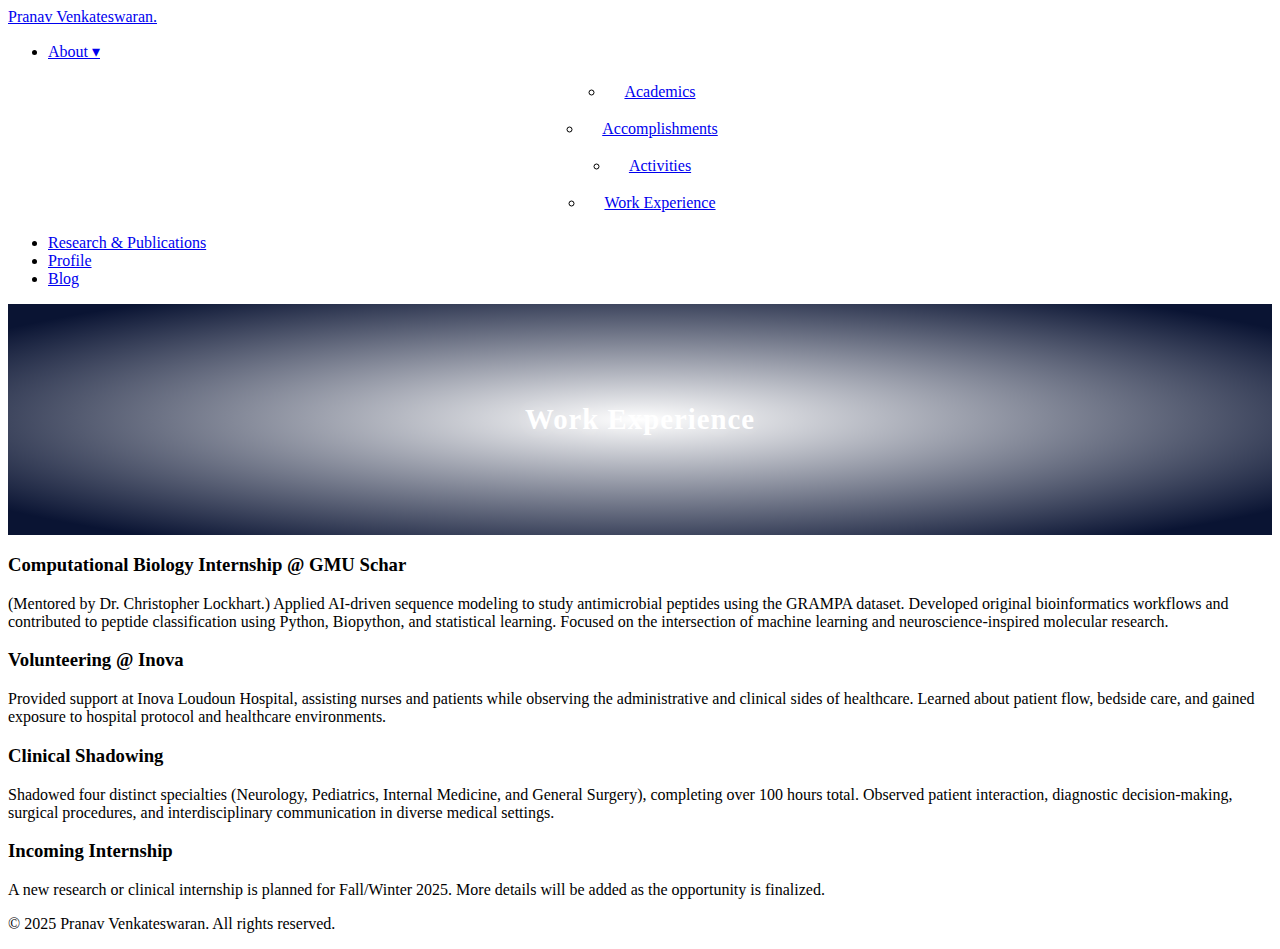
<file: experience.html>
<!DOCTYPE html>
<html lang="en">
<head>
  <meta charset="UTF-8" />
  <meta name="viewport" content="width=device-width, initial-scale=1.0" />
  <title>Work Experience | Pranav Venkateswaran</title>
  <link rel="stylesheet" href="styles.css" />
  <link href="https://fonts.googleapis.com/css2?family=Inter:wght@300;500;700&display=swap" rel="stylesheet">
</head>
<body>
  <header class="navbar">
    <div class="logo"><a href="index.html">Pranav Venkateswaran.</a></div>
    <nav>
      <ul class="menu">
        <li class="dropdown">
          <a href="#">About ▾</a>
          <ul class="dropdown-content centered-dropdown fixed-width adjusted-padding">
            <li><a href="academics.html">Academics</a></li>
            <li><a href="accomplishments.html">Accomplishments</a></li>
            <li><a href="activities.html">Activities</a></li>
            <li><a href="experience.html">Work Experience</a></li>
          </ul>
        </li>
        <li><a href="research.html">Research & Publications</a></li>
        <li><a href="profile.html">Profile</a></li>
        <li><a href="blog.html">Blog</a></li>
      </ul>
    </nav>
  </header>

  <section class="mini-hero improved-banner">
    <div class="glow-banner">
      <h1 class="glow-text fade-in">Work Experience</h1>
    </div>
  </section>

  <section class="cards-section">
    <div class="grid fade-in">

      <div class="grid-card lift">
        <h3>Computational Biology Internship @ GMU Schar</h3>
        <p>(Mentored by Dr. Christopher Lockhart.) Applied AI-driven sequence modeling to study antimicrobial peptides using the GRAMPA dataset. Developed original bioinformatics workflows and contributed to peptide classification using Python, Biopython, and statistical learning. Focused on the intersection of machine learning and neuroscience-inspired molecular research.</p>
      </div>

      <div class="grid-card lift">
        <h3>Volunteering @ Inova</h3>
        <p>Provided support at Inova Loudoun Hospital, assisting nurses and patients while observing the administrative and clinical sides of healthcare. Learned about patient flow, bedside care, and gained exposure to hospital protocol and healthcare environments.</p>
      </div>

      <div class="grid-card lift">
        <h3>Clinical Shadowing</h3>
        <p>Shadowed four distinct specialties (Neurology, Pediatrics, Internal Medicine, and General Surgery), completing over 100 hours total. Observed patient interaction, diagnostic decision-making, surgical procedures, and interdisciplinary communication in diverse medical settings.</p>
      </div>

      <div class="grid-card lift">
        <h3>Incoming Internship</h3>
        <p>A new research or clinical internship is planned for Fall/Winter 2025. More details will be added as the opportunity is finalized.</p>
      </div>

    </div>
  </section>

  <footer>
    <p>&copy; 2025 Pranav Venkateswaran. All rights reserved.</p>
  </footer>

  <script src="script.js"></script>
</body>
</html>
</file>
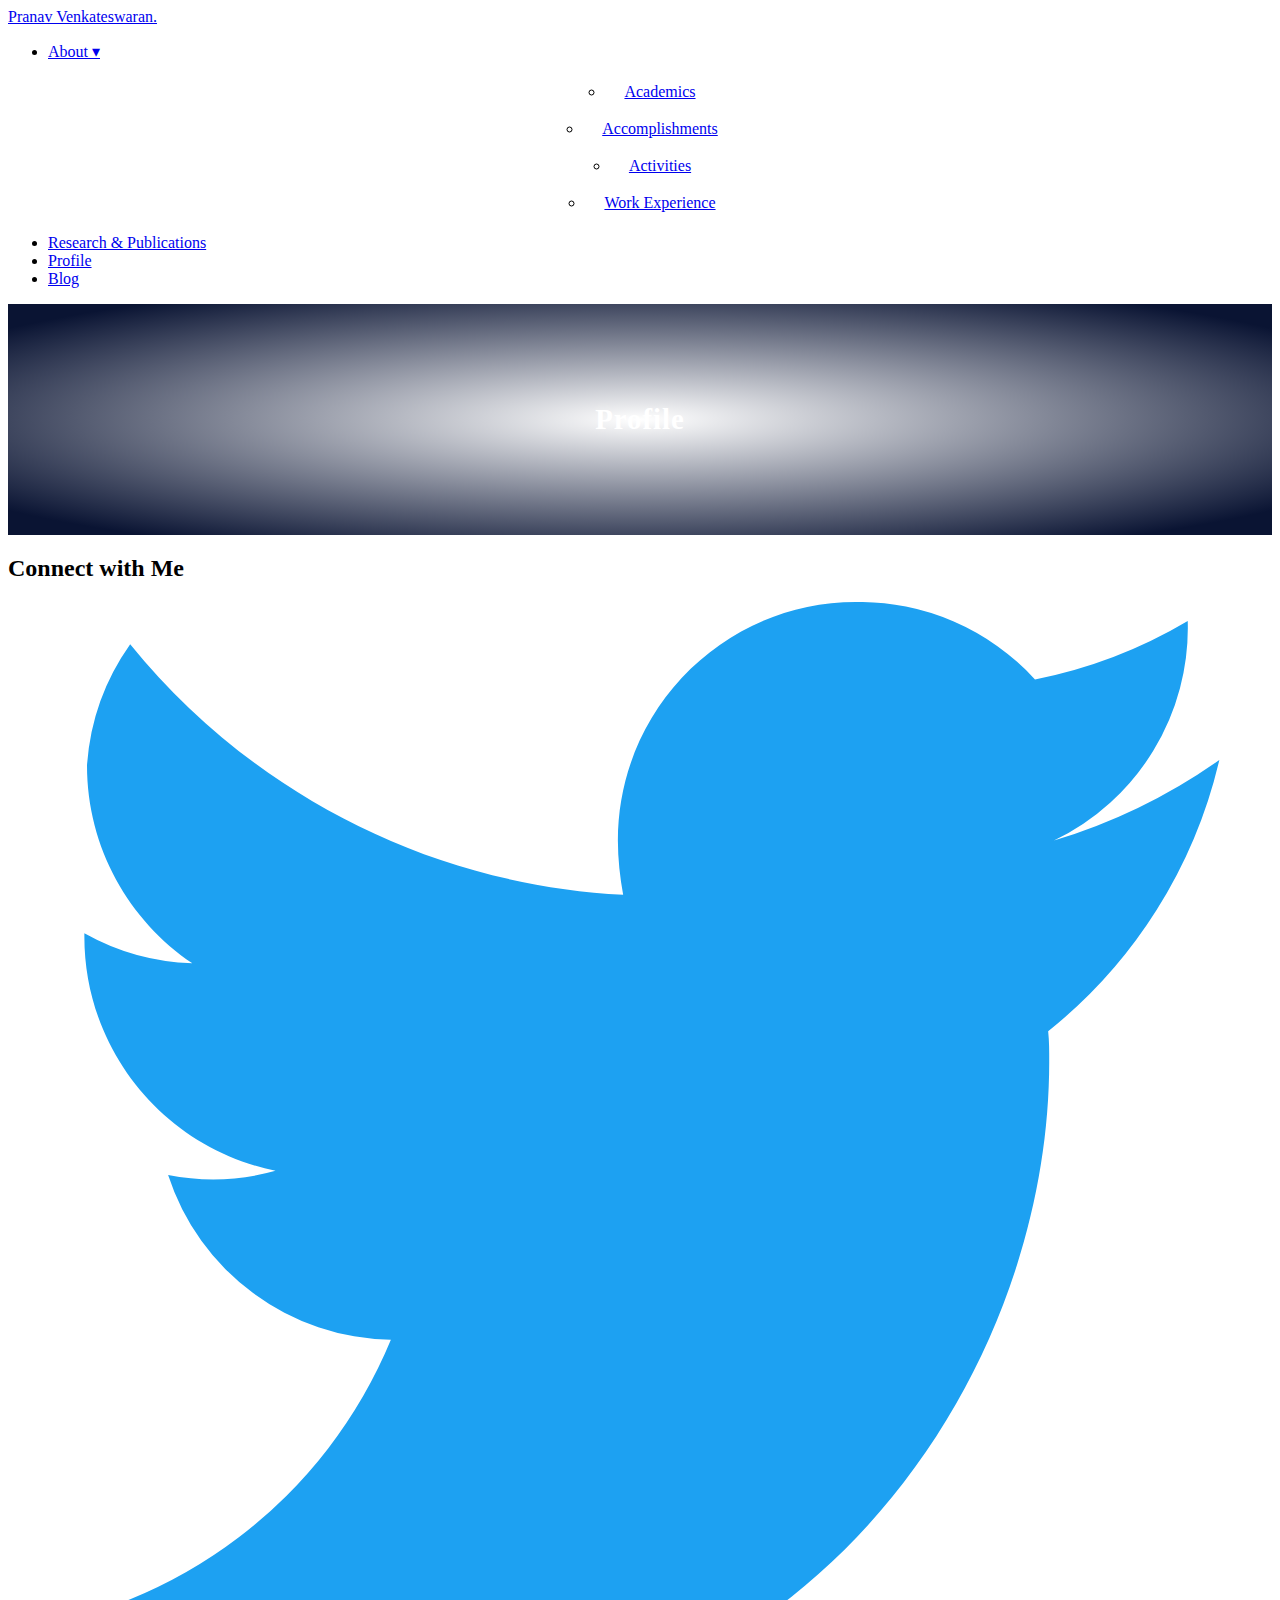
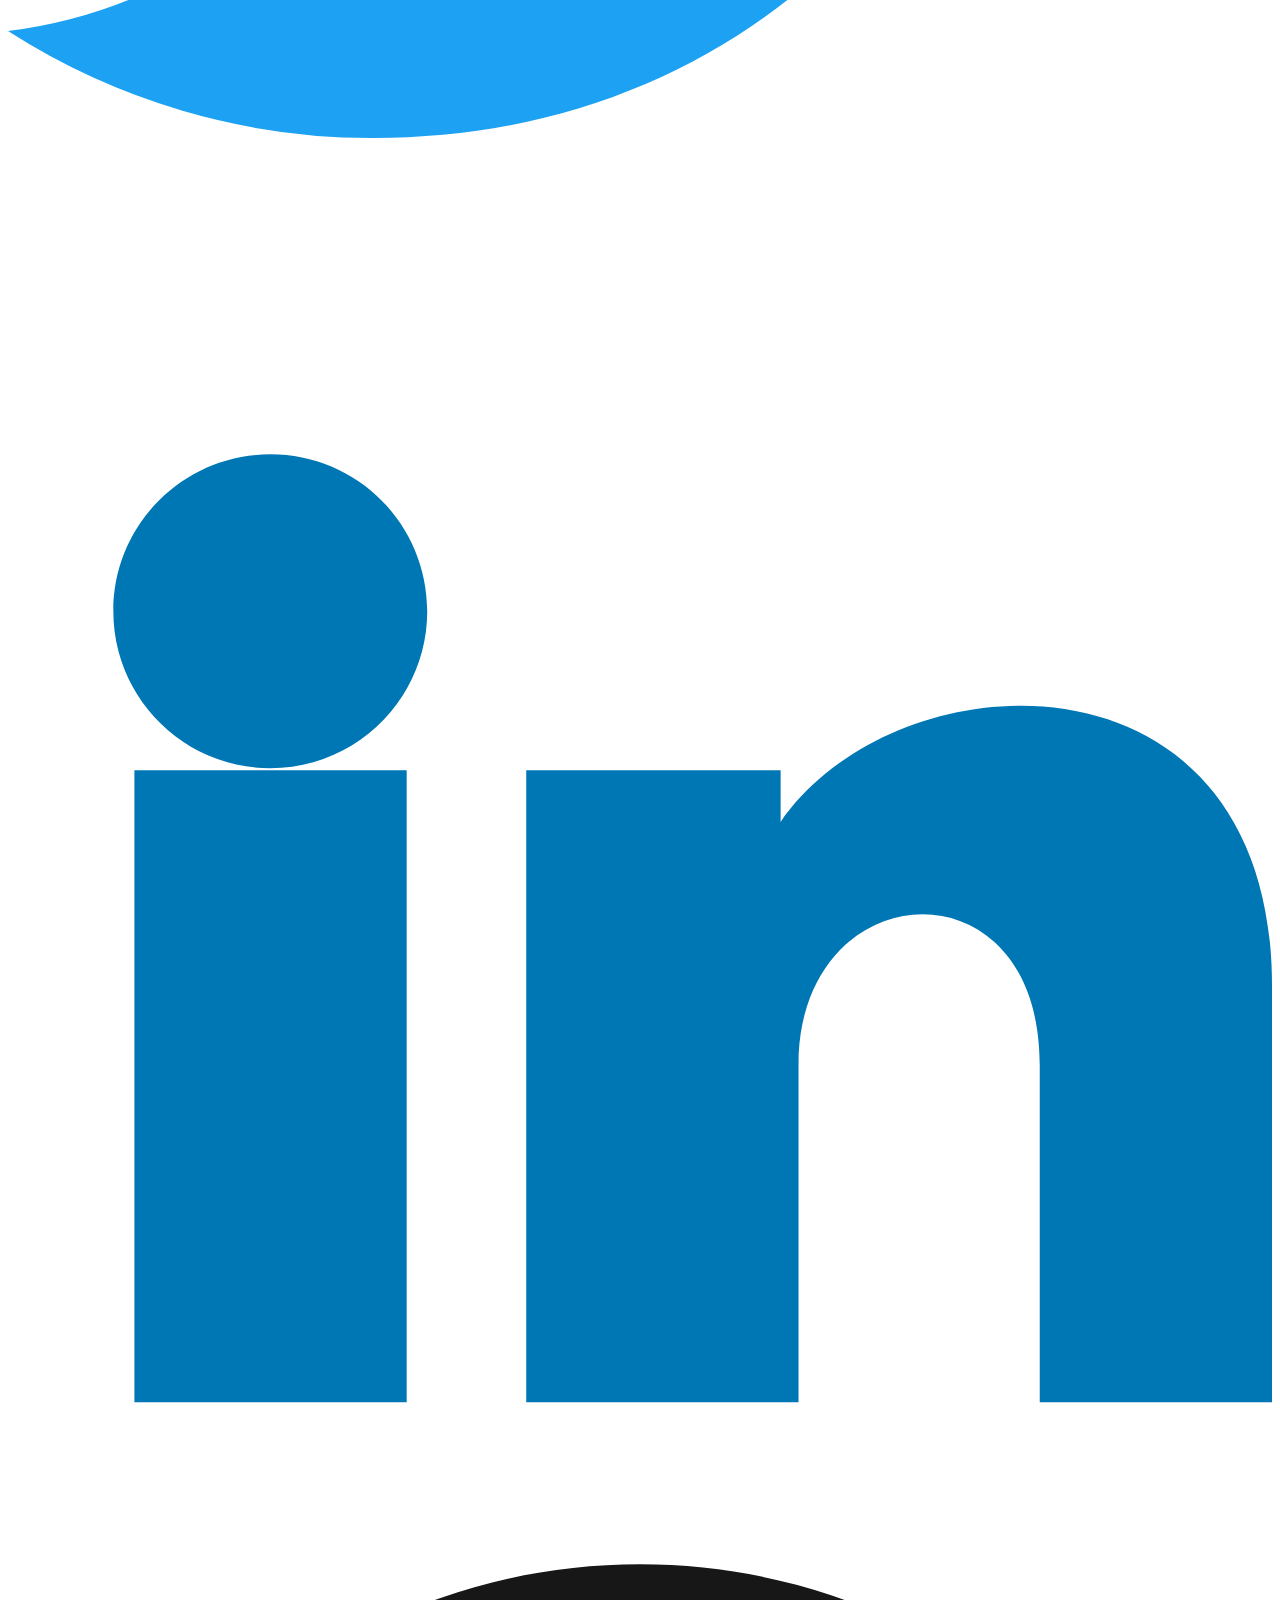
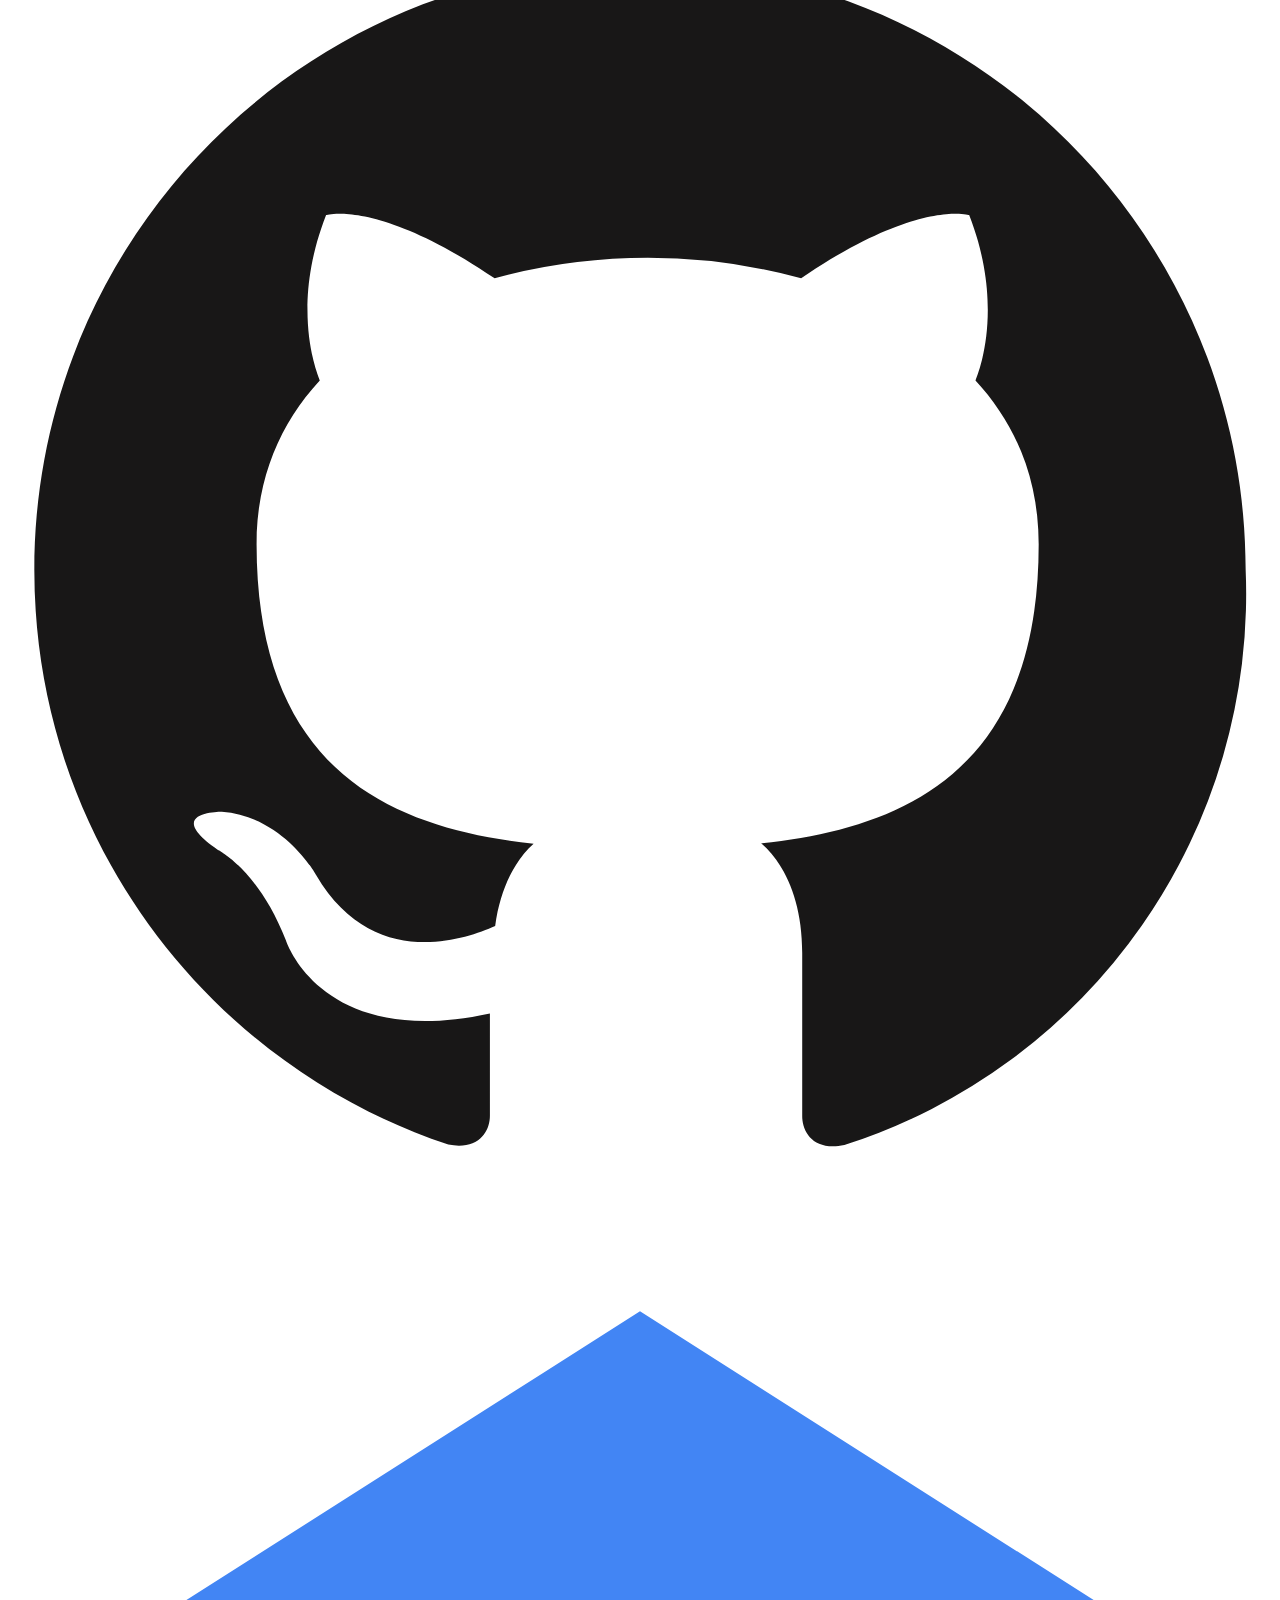
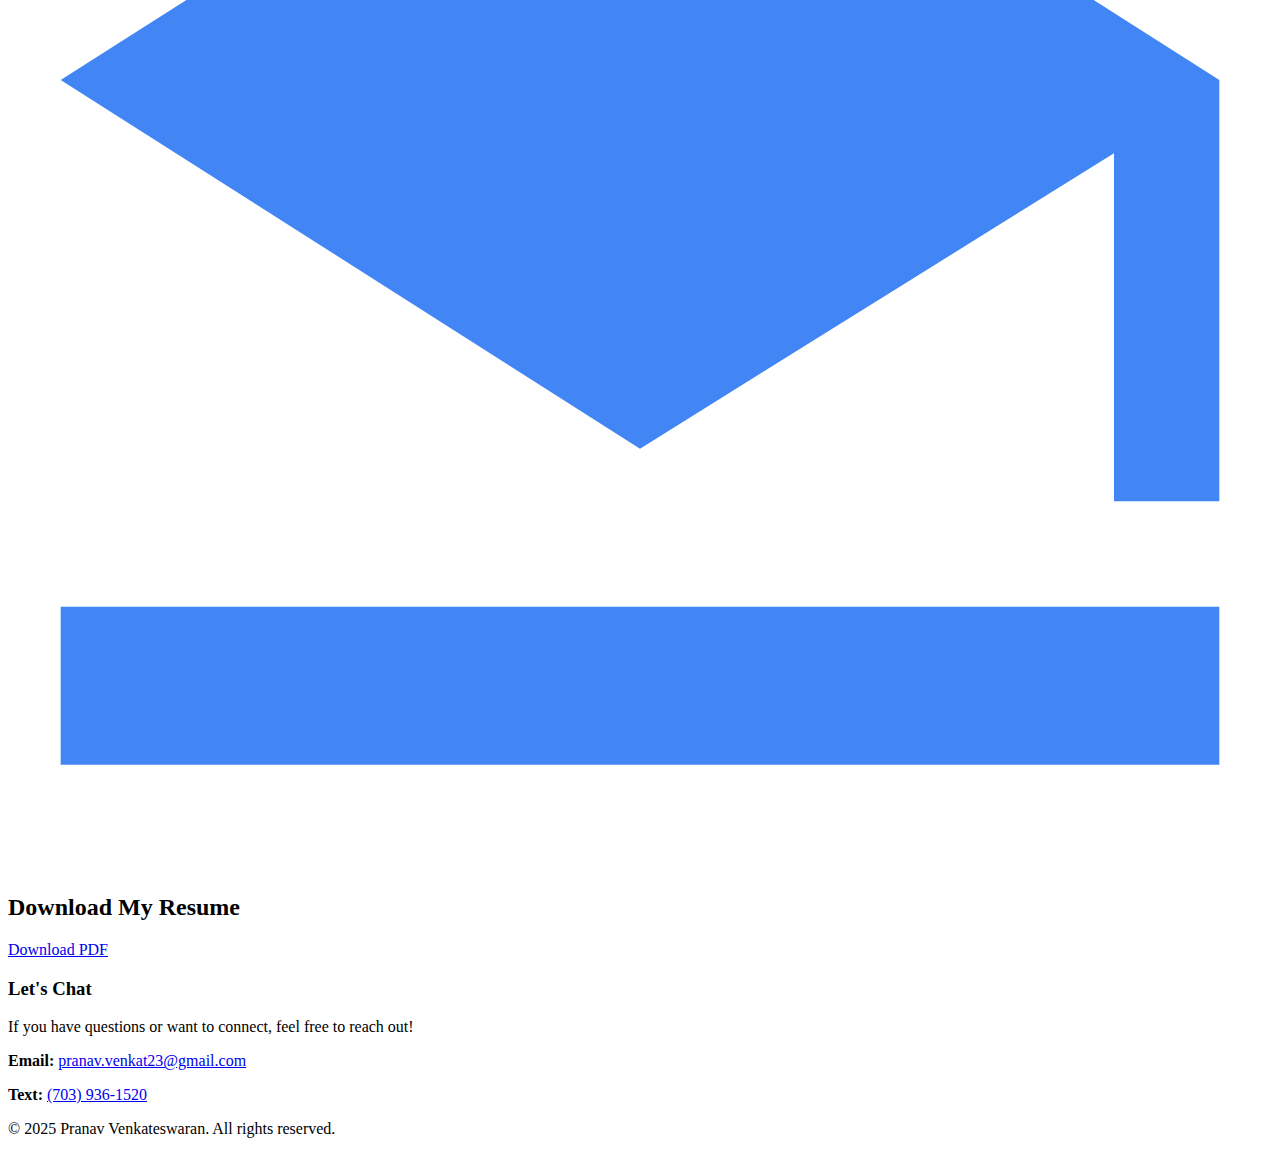
<file: profile.html>
<!DOCTYPE html>
<html lang="en">
<head>
  <meta charset="UTF-8">
  <meta name="viewport" content="width=device-width, initial-scale=1.0">
  <title>Profile | Pranav Venkateswaran</title>
  <link rel="stylesheet" href="styles.css">
  <link href="https://fonts.googleapis.com/css2?family=Inter:wght@300;500;700&display=swap" rel="stylesheet">
</head>
<body>
  <header class="navbar">
    <div class="logo"><a href="index.html">Pranav Venkateswaran.</a></div>
    <nav>
      <ul class="menu">
        <li class="dropdown">
          <a href="#">About ▾</a>
          <ul class="dropdown-content centered-dropdown fixed-width adjusted-padding">
            <li><a href="academics.html">Academics</a></li>
            <li><a href="accomplishments.html">Accomplishments</a></li>
            <li><a href="activities.html">Activities</a></li>
            <li><a href="experience.html">Work Experience</a></li>
          </ul>
        </li>
        <li><a href="research.html">Research & Publications</a></li>
        <li><a href="profile.html">Profile</a></li>
        <li><a href="blog.html">Blog</a></li>
      </ul>
    </nav>
  </header>
<section class="mini-hero improved-banner">
  <h1 class="glow-text fade-in">Profile</h1>
</section>
<section class="profile-section fade-in">
  <h2>Connect with Me</h2>
  <div class="icon-grid">
    <a href="https://twitter.com/" target="_blank" class="icon"><img src="assets/icon-twitter.svg" alt="Twitter"></a>
    <a href="https://linkedin.com/" target="_blank" class="icon"><img src="assets/icon-linkedin.svg" alt="LinkedIn"></a>
    <a href="https://github.com/pranavvenkat23" target="_blank" class="icon"><img src="assets/icon-github.svg" alt="GitHub"></a>
    <a href="https://scholar.google.com/" target="_blank" class="icon"><img src="assets/icon-scholar.svg" alt="Google Scholar"></a>
  </div>

<!-- CLOSE the profile-section here -->
</section>

<!-- Resume box sits outside the previous section for cleaner layout -->
<section class="resume-box">
  <h2>Download My Resume</h2>
  <a href="assets/resume.pdf" download class="cta-button">Download PDF</a>
</section>

<section class="contact-cta">
  <h3>Let's Chat</h3>
  <p>If you have questions or want to connect, feel free to reach out!</p>
  <p><strong>Email:</strong> <a href="mailto:pranav.venkat23@gmail.com">pranav.venkat23@gmail.com</a></p>
  <p><strong>Text:</strong> <a href="tel:7039361520">(703) 936-1520</a></p>
</section>

<!-- Spacer -->
<div class="footer-spacer"></div>

  <footer>
    <p>&copy; 2025 Pranav Venkateswaran. All rights reserved.</p>
  </footer>

  <script src="script.js"></script>
</body>
</html>
</file>
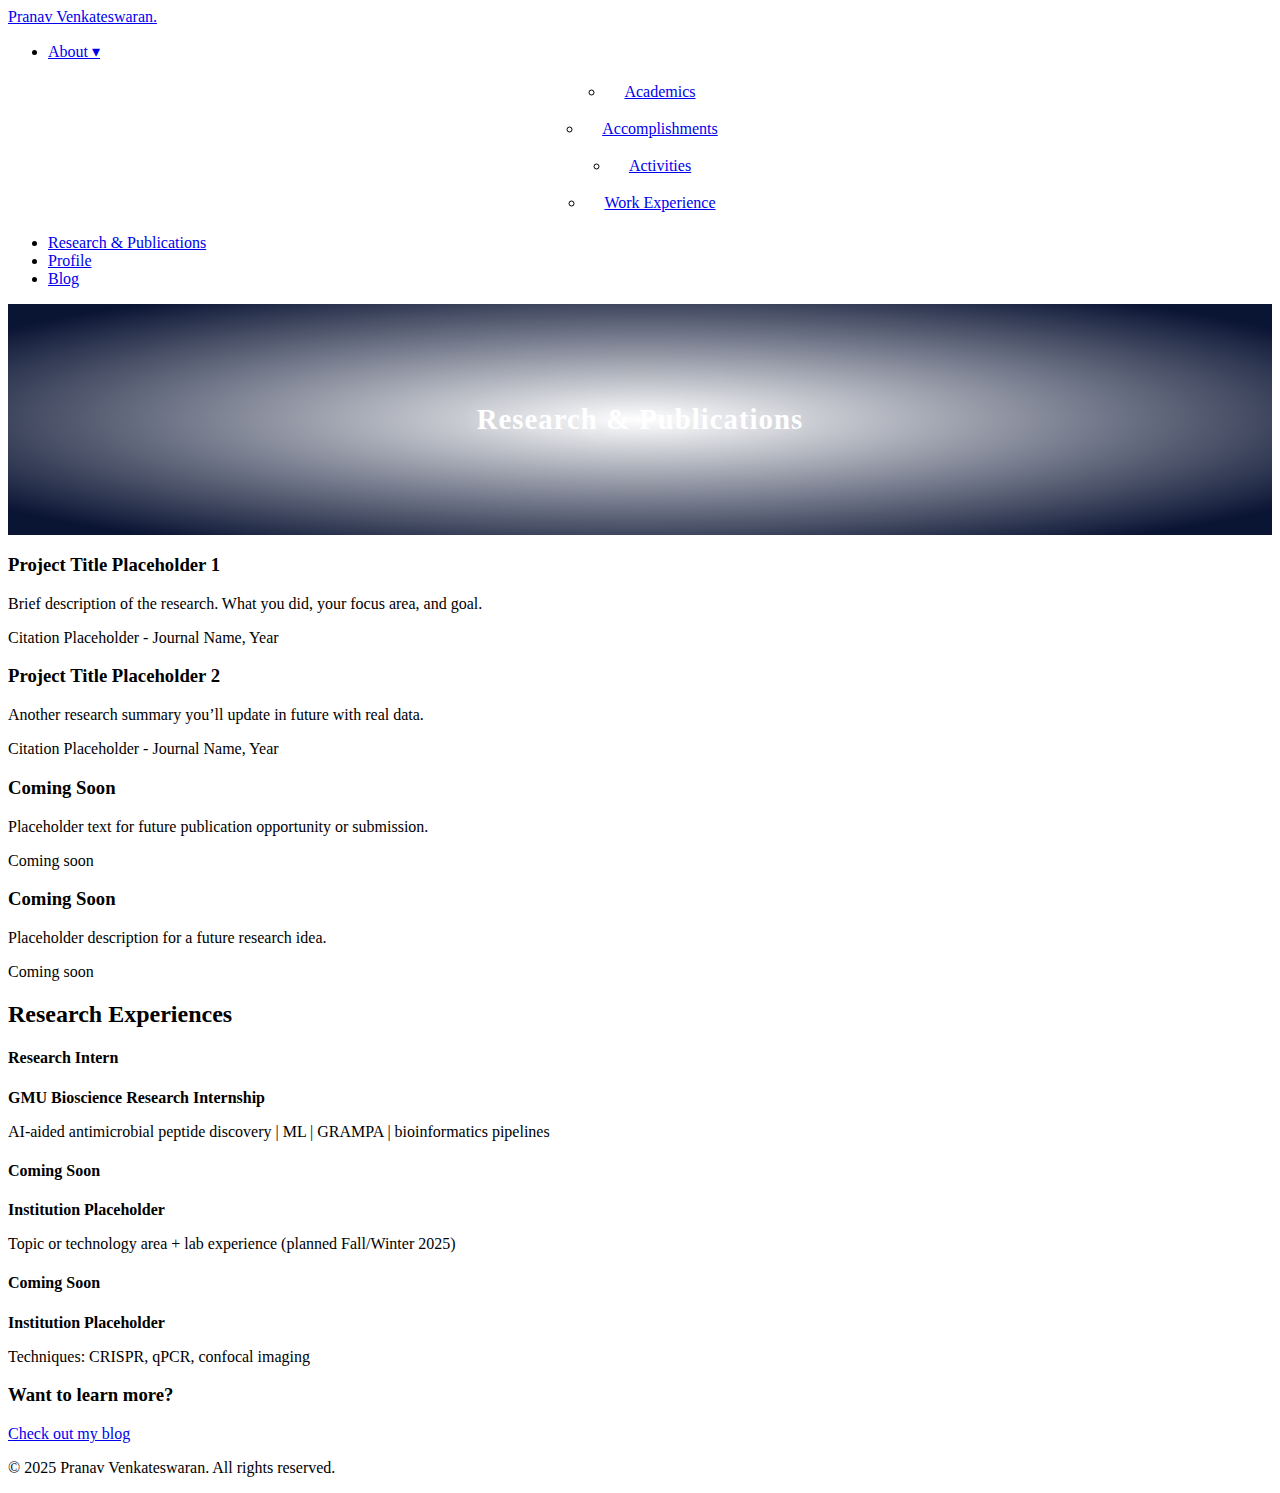
<file: research.html>
<!-- File: research.html -->
<!DOCTYPE html>
<html lang="en">
<head>
  <meta charset="UTF-8">
  <meta name="viewport" content="width=device-width, initial-scale=1.0">
  <title>Research & Publications | Pranav Venkateswaran</title>
  <link rel="stylesheet" href="styles.css">
  <link href="https://fonts.googleapis.com/css2?family=Inter:wght@300;500;700&display=swap" rel="stylesheet">
</head>
<body>
  <header class="navbar">
    <div class="logo"><a href="index.html">Pranav Venkateswaran.</a></div>
    <nav>
      <ul class="menu">
        <li class="dropdown">
          <a href="#">About ▾</a>
          <ul class="dropdown-content centered-dropdown fixed-width adjusted-padding">
            <li><a href="academics.html">Academics</a></li>
            <li><a href="accomplishments.html">Accomplishments</a></li>
            <li><a href="activities.html">Activities</a></li>
            <li><a href="experience.html">Work Experience</a></li>
          </ul>
        </li>
        <li><a href="research.html">Research & Publications</a></li>
        <li><a href="profile.html">Profile</a></li>
        <li><a href="blog.html">Blog</a></li>
      </ul>
    </nav>
  </header>

  <section class="mini-hero improved-banner">
    <h1 class="glow-text fade-in">Research & Publications</h1>
  </section>

  <section class="research-grid timeline fade-in">
    <div class="research-box">
      <h3>Project Title Placeholder 1</h3>
      <p>Brief description of the research. What you did, your focus area, and goal.</p>
      <p class="citation">Citation Placeholder - Journal Name, Year</p>
    </div>
    <div class="research-box">
      <h3>Project Title Placeholder 2</h3>
      <p>Another research summary you’ll update in future with real data.</p>
      <p class="citation">Citation Placeholder - Journal Name, Year</p>
    </div>
    <div class="research-box">
      <h3>Coming Soon</h3>
      <p>Placeholder text for future publication opportunity or submission.</p>
      <p class="citation">Coming soon</p>
    </div>
    <div class="research-box">
      <h3>Coming Soon</h3>
      <p>Placeholder description for a future research idea.</p>
      <p class="citation">Coming soon</p>
    </div>
  </section>

  <section class="research-experiences fade-in">
    <h2>Research Experiences</h2>
    <div class="exp-container">
      <div class="exp-box left">
        <h4>Research Intern</h4>
        <p><strong>GMU Bioscience Research Internship</strong></p>
        <p>AI-aided antimicrobial peptide discovery | ML | GRAMPA | bioinformatics pipelines</p>
      </div>
      <div class="exp-box right">
        <h4>Coming Soon</h4>
        <p><strong>Institution Placeholder</strong></p>
        <p>Topic or technology area + lab experience (planned Fall/Winter 2025)</p>
      </div>
      <div class="exp-box left">
        <h4>Coming Soon</h4>
        <p><strong>Institution Placeholder</strong></p>
        <p>Techniques: CRISPR, qPCR, confocal imaging</p>
      </div>
    </div>
  </section>

  <section class="blog-cta">
    <h3>Want to learn more?</h3>
    <a href="blog.html" class="cta-button">Check out my blog</a>
  </section>

  <footer>
    <p>&copy; 2025 Pranav Venkateswaran. All rights reserved.</p>
  </footer>

  <script src="script.js"></script>
</body>
</html>
</file>
<file: styles.css>
.mini-hero {
  background: radial-gradient(ellipse at center, rgba(255,255,255,0.05), #0a1433 90%);
  padding: 5rem 0;
  text-align: center;
}

.glow-text {
  color: white;
  font-size: 1.8rem;
  font-weight: 600;
  letter-spacing: 1px;
  text-shadow: 0 0 20px rgba(255, 255, 255, 0.4);
  animation: fadeIn 1.5s ease;
}

.centered-dropdown {
  display: flex;
  flex-direction: column;
  align-items: center;
}

.fixed-width {
  min-width: 200px;
  padding: 0.75rem;
}

.adjusted-padding li {
  padding: 0.6rem 1.2rem;
}

.aligned.responsive-align {
  display: flex;
  justify-content: space-between;
  align-items: center;
  flex-wrap: wrap;
  gap: 2rem;
  padding: 2rem;
}

.responsive-img {
  max-width: 260px;
  height: auto;
  border-radius: 10px;
}
</file>
